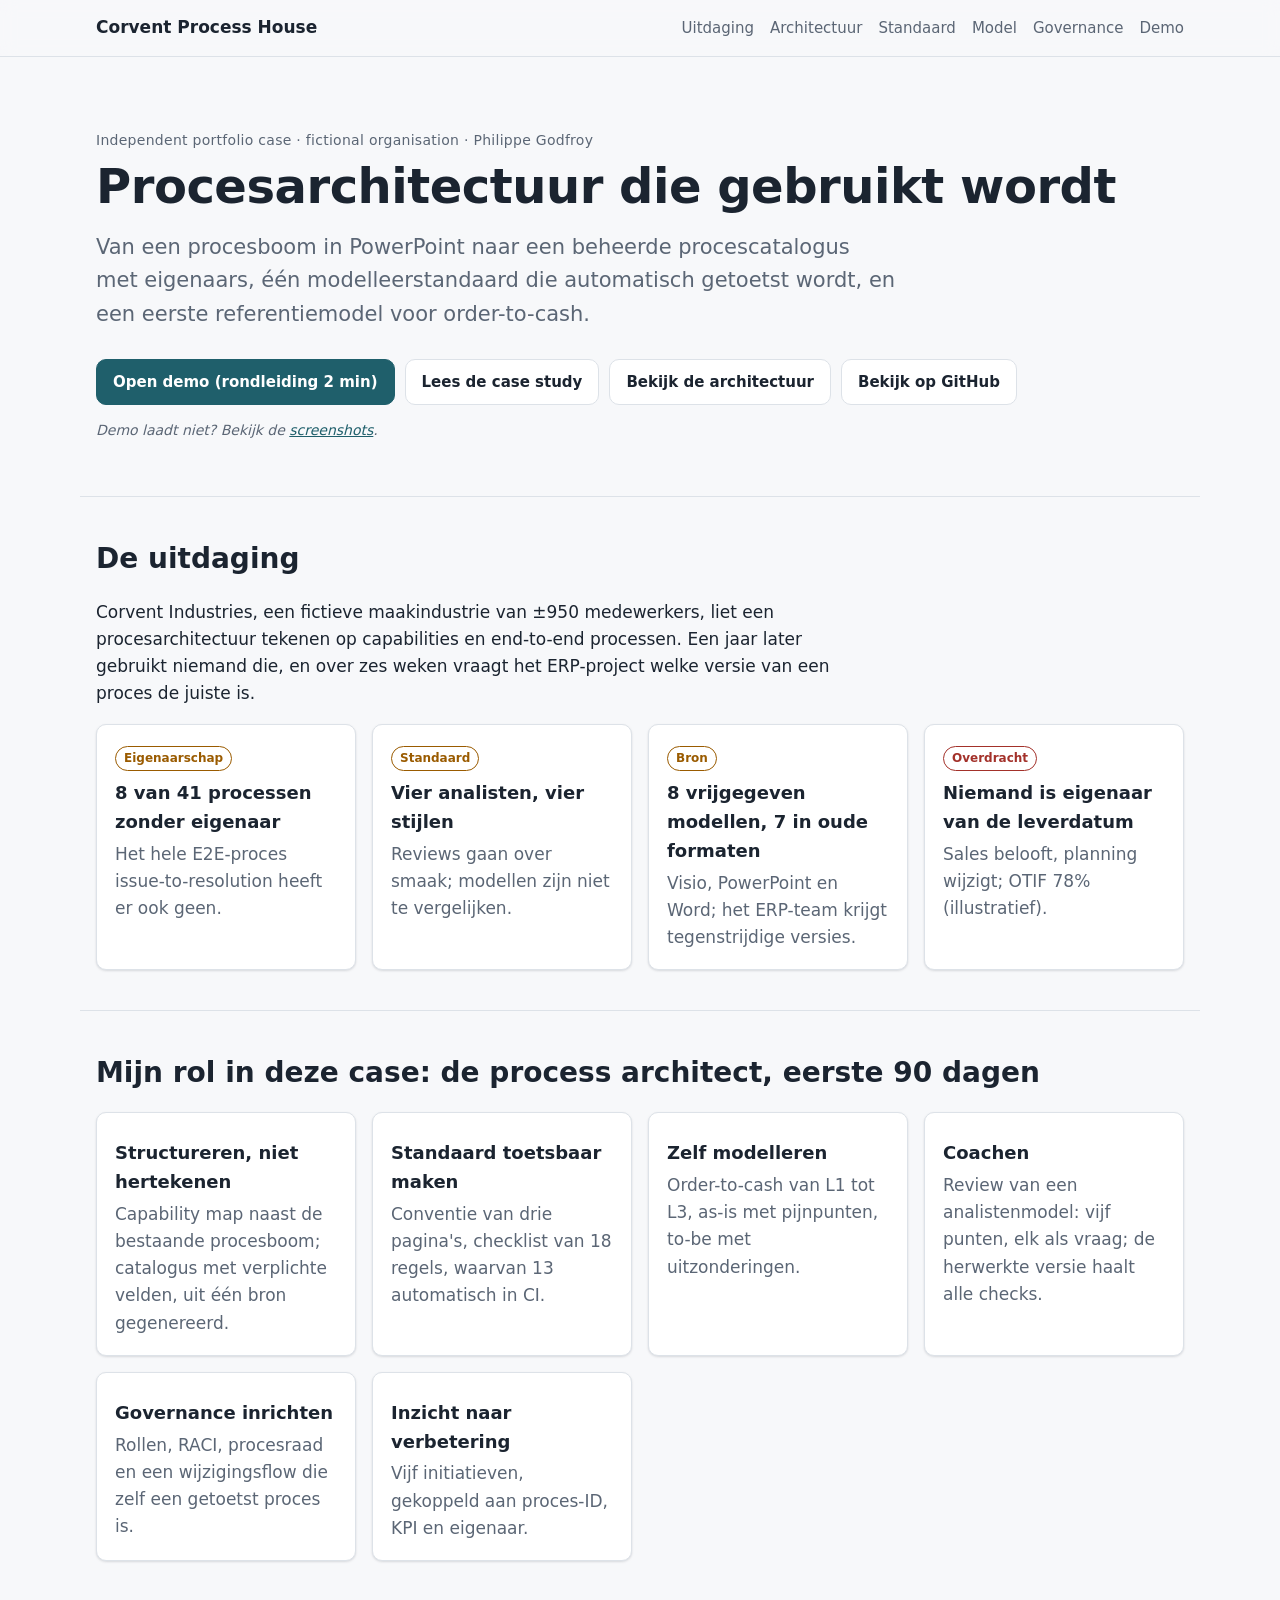
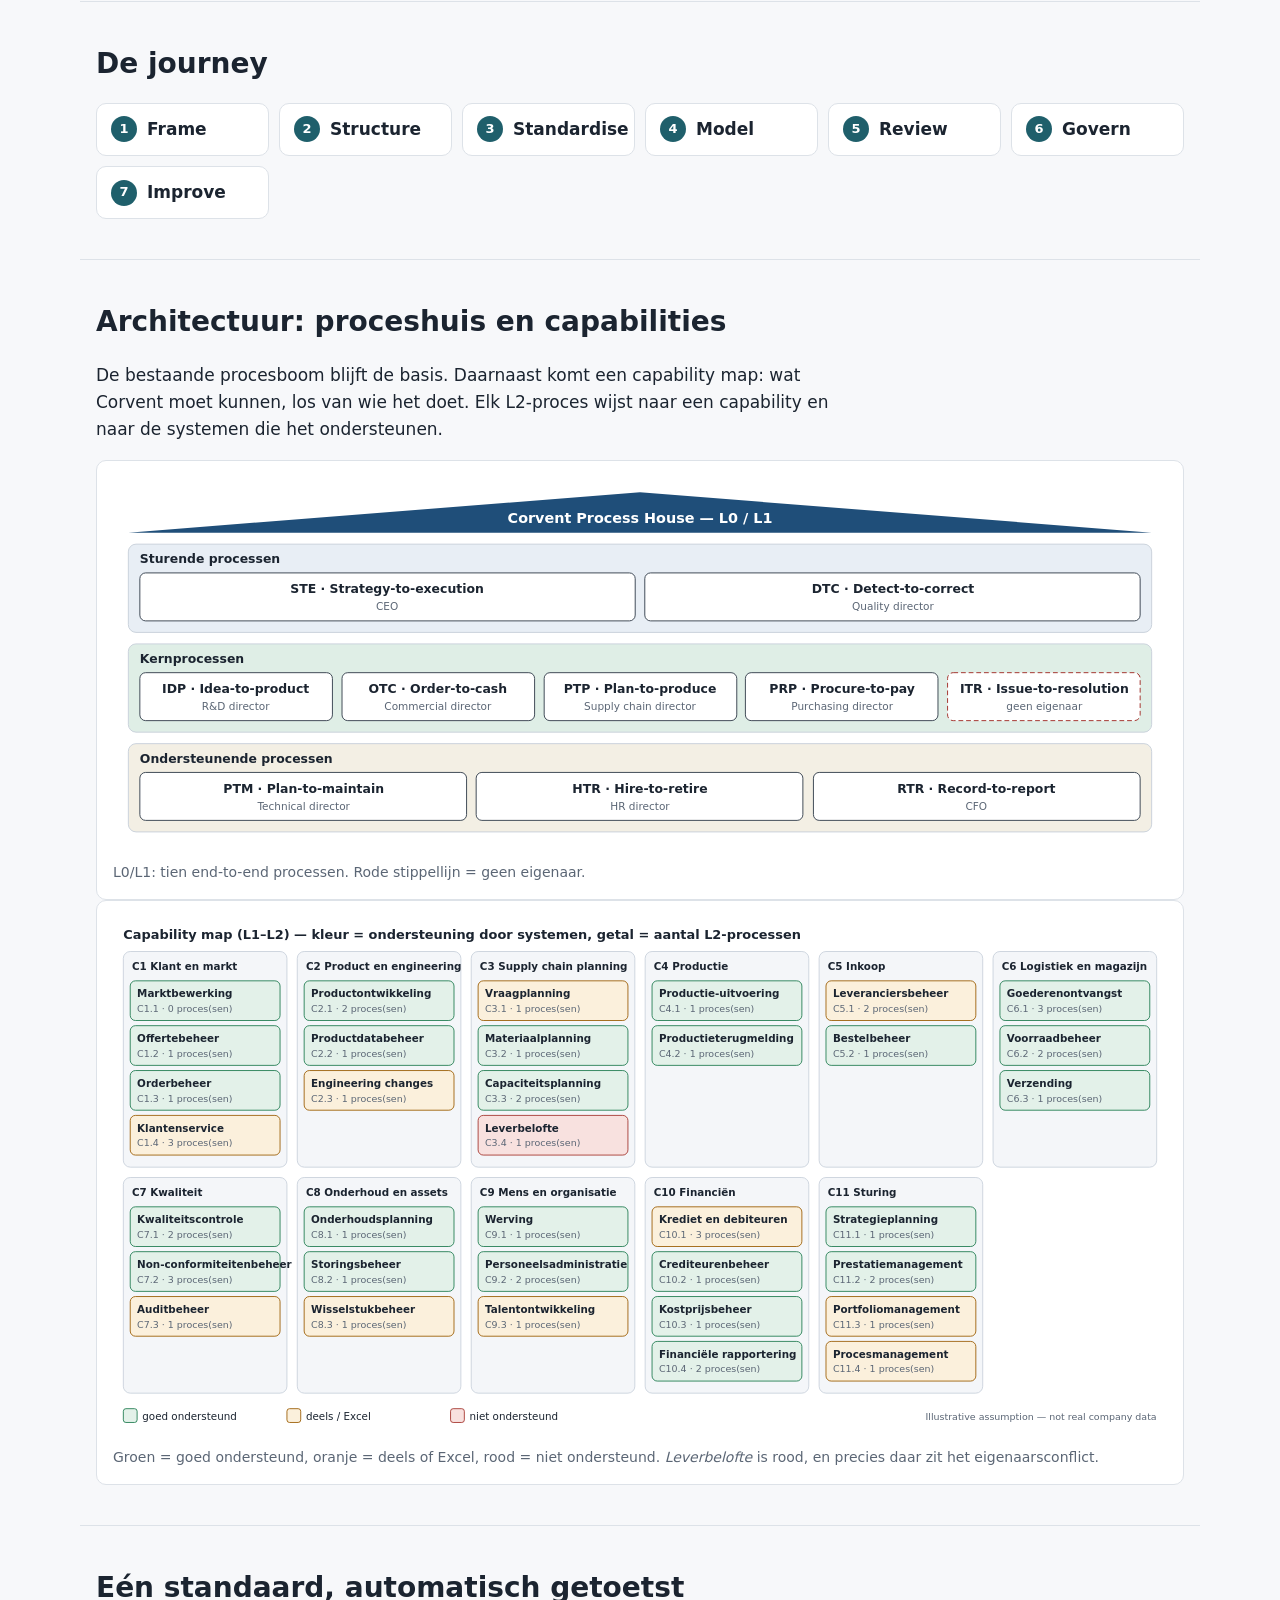
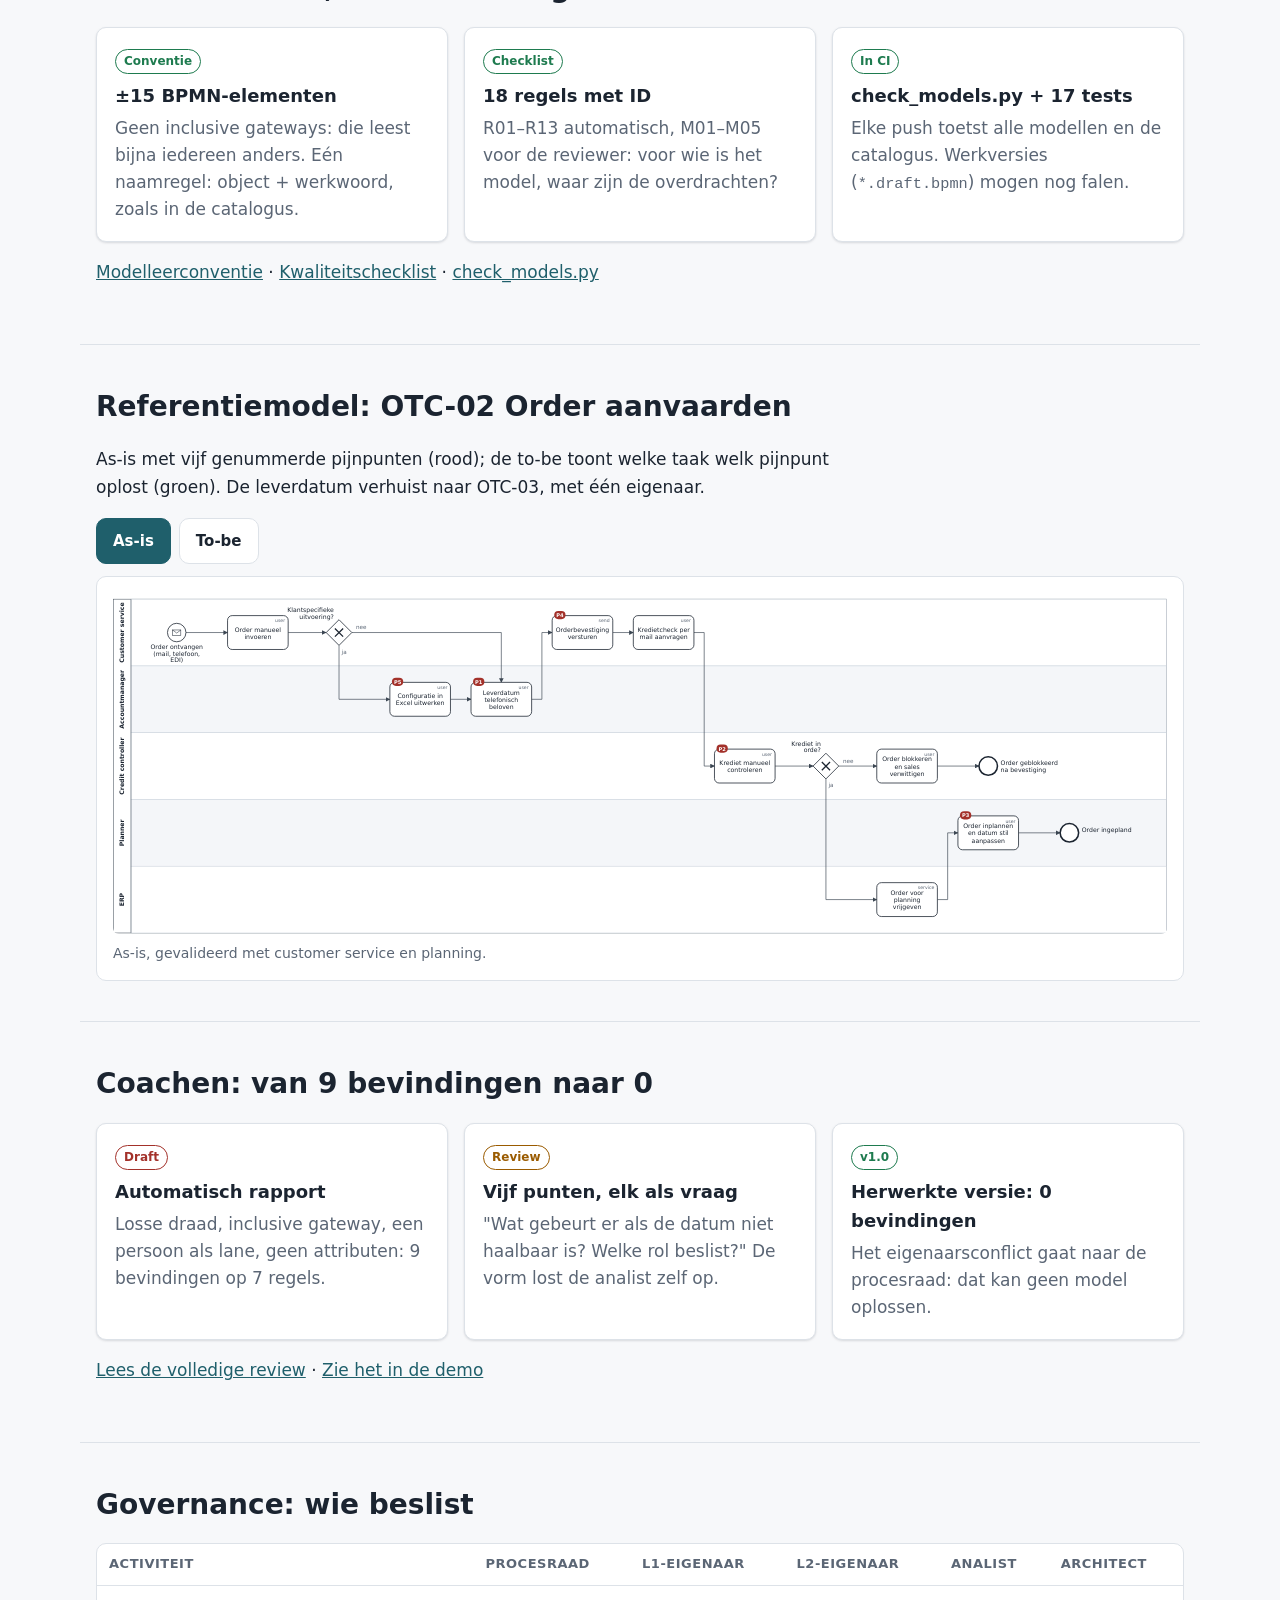
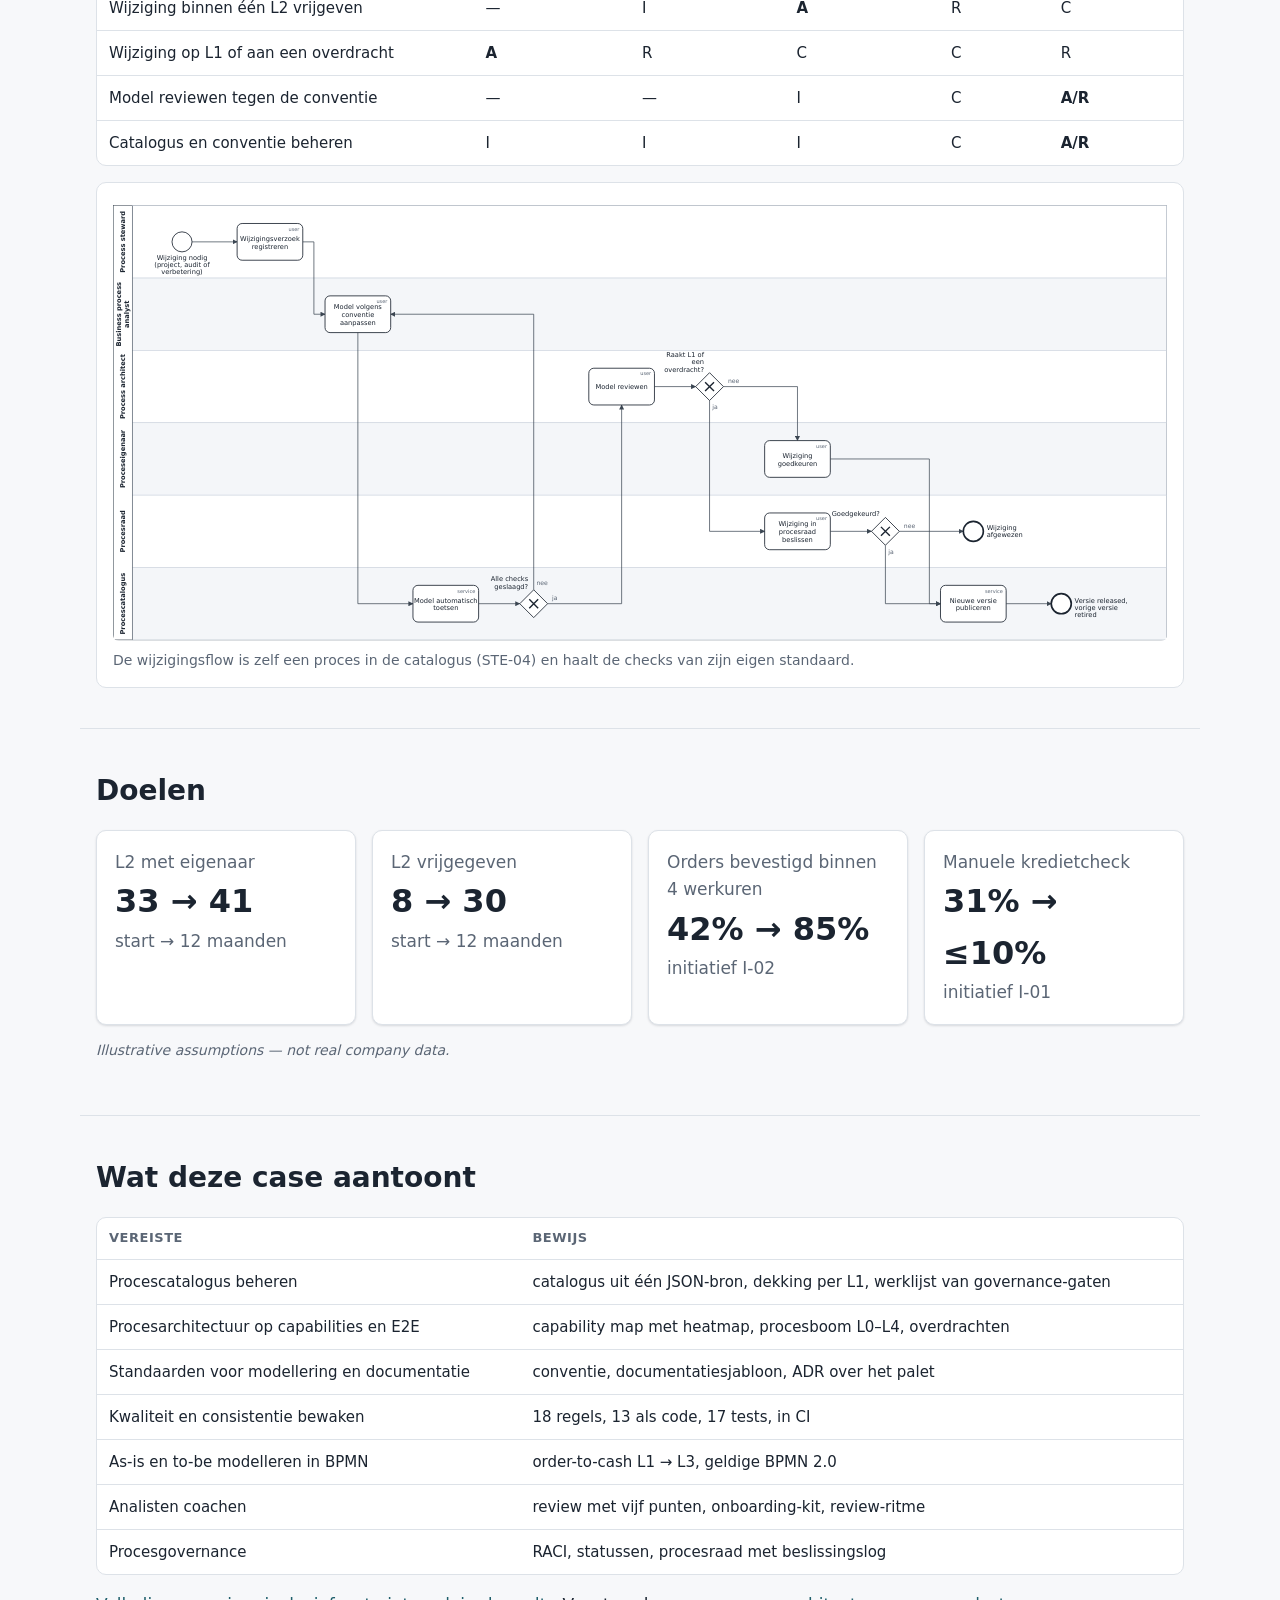
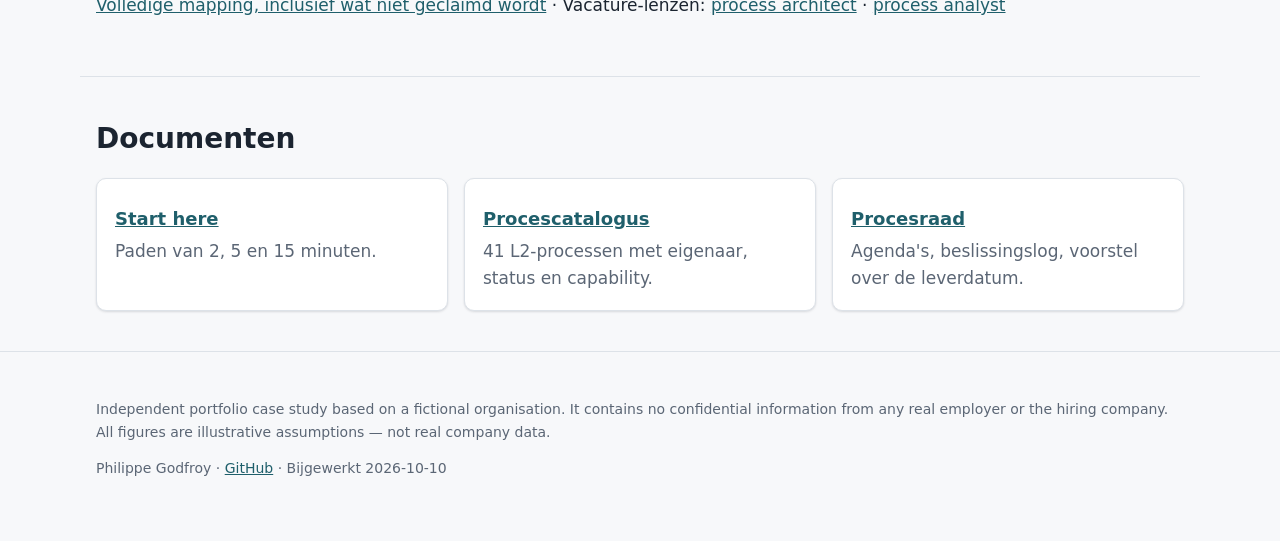
<file: site/index.html>
<!doctype html>
<html lang="nl">
<head>
  <meta charset="utf-8">
  <meta name="viewport" content="width=device-width, initial-scale=1">
  <title>Corvent Process House — procesarchitectuur case</title>
  <meta name="description" content="Van een procesboom in PowerPoint naar een beheerde procescatalogus met eigenaars, één modelleerstandaard die automatisch getoetst wordt, en een referentiemodel voor order-to-cash. Fictieve organisatie.">
  <meta property="og:title" content="Corvent Process House — procesarchitectuur die gebruikt wordt">
  <meta property="og:description" content="Procescatalogus, modelleerstandaard en governance + referentiemodel order-to-cash. Independent portfolio case, fictional organisation.">
  <meta property="og:type" content="website">
  <meta property="og:image" content="https://phlppgdfry.github.io/manufacturing-process-architecture-case/assets/og-image.png">
  <meta name="twitter:card" content="summary_large_image">
  <link rel="icon" href="assets/favicon.svg" type="image/svg+xml">
  <link rel="stylesheet" href="assets/style.css">
</head>
<body>
  <header class="site-header">
    <div class="wrap header-inner">
      <a class="brand" href="./">Corvent Process House</a>
      <nav aria-label="Secties">
        <a href="#uitdaging">Uitdaging</a>
        <a href="#architectuur">Architectuur</a>
        <a href="#standaard">Standaard</a>
        <a href="#model">Model</a>
        <a href="#governance">Governance</a>
        <a href="demo/?tour">Demo</a>
      </nav>
    </div>
  </header>

  <main>
    <section class="hero wrap">
      <p class="eyebrow">Independent portfolio case · fictional organisation · Philippe Godfroy</p>
      <h1>Procesarchitectuur die gebruikt wordt</h1>
      <p class="lede">Van een procesboom in PowerPoint naar een beheerde procescatalogus met eigenaars, één modelleerstandaard die automatisch getoetst wordt, en een eerste referentiemodel voor order-to-cash.</p>
      <div class="cta-row">
        <a class="btn primary" href="demo/?tour">Open demo (rondleiding 2 min)</a>
        <a class="btn" href="https://github.com/phlppgdfry/manufacturing-process-architecture-case/blob/main/CASE_STUDY.md">Lees de case study</a>
        <a class="btn" href="#architectuur">Bekijk de architectuur</a>
        <a class="btn" href="https://github.com/phlppgdfry/manufacturing-process-architecture-case">Bekijk op GitHub</a>
      </div>
      <p class="note">Demo laadt niet? Bekijk de <a href="https://github.com/phlppgdfry/manufacturing-process-architecture-case/blob/main/docs/screenshots/demo-review.png">screenshots</a>.</p>
    </section>

    <section id="uitdaging" class="wrap section">
      <h2>De uitdaging</h2>
      <p class="measure">Corvent Industries, een fictieve maakindustrie van ±950 medewerkers, liet een procesarchitectuur tekenen op capabilities en end-to-end processen. Een jaar later gebruikt niemand die, en over zes weken vraagt het ERP-project welke versie van een proces de juiste is.</p>
      <div class="grid cards-4">
        <article class="card"><span class="chip warn">Eigenaarschap</span><h3>8 van 41 processen zonder eigenaar</h3><p>Het hele E2E-proces issue-to-resolution heeft er ook geen.</p></article>
        <article class="card"><span class="chip warn">Standaard</span><h3>Vier analisten, vier stijlen</h3><p>Reviews gaan over smaak; modellen zijn niet te vergelijken.</p></article>
        <article class="card"><span class="chip warn">Bron</span><h3>8 vrijgegeven modellen, 7 in oude formaten</h3><p>Visio, PowerPoint en Word; het ERP-team krijgt tegenstrijdige versies.</p></article>
        <article class="card"><span class="chip risk">Overdracht</span><h3>Niemand is eigenaar van de leverdatum</h3><p>Sales belooft, planning wijzigt; OTIF 78% (illustratief).</p></article>
      </div>
    </section>

    <section id="rol" class="wrap section">
      <h2>Mijn rol in deze case: de process architect, eerste 90 dagen</h2>
      <div class="grid cards-3">
        <article class="card"><h3>Structureren, niet hertekenen</h3><p>Capability map naast de bestaande procesboom; catalogus met verplichte velden, uit één bron gegenereerd.</p></article>
        <article class="card"><h3>Standaard toetsbaar maken</h3><p>Conventie van drie pagina's, checklist van 18 regels, waarvan 13 automatisch in CI.</p></article>
        <article class="card"><h3>Zelf modelleren</h3><p>Order-to-cash van L1 tot L3, as-is met pijnpunten, to-be met uitzonderingen.</p></article>
        <article class="card"><h3>Coachen</h3><p>Review van een analistenmodel: vijf punten, elk als vraag; de herwerkte versie haalt alle checks.</p></article>
        <article class="card"><h3>Governance inrichten</h3><p>Rollen, RACI, procesraad en een wijzigingsflow die zelf een getoetst proces is.</p></article>
        <article class="card"><h3>Inzicht naar verbetering</h3><p>Vijf initiatieven, gekoppeld aan proces-ID, KPI en eigenaar.</p></article>
      </div>
    </section>

    <section id="journey" class="wrap section">
      <h2>De journey</h2>
      <ol class="journey">
        <li><a href="https://github.com/phlppgdfry/manufacturing-process-architecture-case/blob/main/docs/01-frame/90-dagenplan.md"><span class="step-no">1</span>Frame</a></li>
        <li><a href="https://github.com/phlppgdfry/manufacturing-process-architecture-case/blob/main/docs/02-architecture/capability-map.md"><span class="step-no">2</span>Structure</a></li>
        <li><a href="https://github.com/phlppgdfry/manufacturing-process-architecture-case/blob/main/docs/03-standards/modelleerconventie.md"><span class="step-no">3</span>Standardise</a></li>
        <li><a href="https://github.com/phlppgdfry/manufacturing-process-architecture-case/blob/main/docs/04-reference-model/order-to-cash.md"><span class="step-no">4</span>Model</a></li>
        <li><a href="https://github.com/phlppgdfry/manufacturing-process-architecture-case/blob/main/docs/05-review/review-otc-03.md"><span class="step-no">5</span>Review</a></li>
        <li><a href="https://github.com/phlppgdfry/manufacturing-process-architecture-case/blob/main/docs/06-governance/governance-model.md"><span class="step-no">6</span>Govern</a></li>
        <li><a href="https://github.com/phlppgdfry/manufacturing-process-architecture-case/blob/main/docs/07-improvement/verbeterportfolio.md"><span class="step-no">7</span>Improve</a></li>
      </ol>
    </section>

    <section id="architectuur" class="wrap section">
      <h2>Architectuur: proceshuis en capabilities</h2>
      <p class="measure">De bestaande procesboom blijft de basis. Daarnaast komt een capability map: wat Corvent moet kunnen, los van wie het doet. Elk L2-proces wijst naar een capability en naar de systemen die het ondersteunen.</p>
      <figure class="diagram">
        <img src="assets/models/proceshuis.svg" alt="Proceshuis met drie lagen: sturend (STE, DTC), kern (IDP, OTC, PTP, PRP, ITR) en ondersteunend (PTM, HTR, RTR). ITR heeft geen eigenaar." width="1100" height="392">
        <figcaption>L0/L1: tien end-to-end processen. Rode stippellijn = geen eigenaar.</figcaption>
      </figure>
      <figure class="diagram">
        <img src="assets/models/capability-map.svg" alt="Capability map met 11 domeinen en 35 capabilities; Leverbelofte staat rood, onder meer Klantenservice en Krediet en debiteuren staan oranje." loading="lazy" width="1224" height="604">
        <figcaption>Groen = goed ondersteund, oranje = deels of Excel, rood = niet ondersteund. <em>Leverbelofte</em> is rood, en precies daar zit het eigenaarsconflict.</figcaption>
      </figure>
    </section>

    <section id="standaard" class="wrap section">
      <h2>Eén standaard, automatisch getoetst</h2>
      <div class="grid cards-3">
        <article class="card"><span class="chip ok">Conventie</span><h3>±15 BPMN-elementen</h3><p>Geen inclusive gateways: die leest bijna iedereen anders. Eén naamregel: object + werkwoord, zoals in de catalogus.</p></article>
        <article class="card"><span class="chip ok">Checklist</span><h3>18 regels met ID</h3><p>R01–R13 automatisch, M01–M05 voor de reviewer: voor wie is het model, waar zijn de overdrachten?</p></article>
        <article class="card"><span class="chip ok">In CI</span><h3>check_models.py + 17 tests</h3><p>Elke push toetst alle modellen en de catalogus. Werkversies (<code>*.draft.bpmn</code>) mogen nog falen.</p></article>
      </div>
      <p><a href="https://github.com/phlppgdfry/manufacturing-process-architecture-case/blob/main/docs/03-standards/modelleerconventie.md">Modelleerconventie</a> · <a href="https://github.com/phlppgdfry/manufacturing-process-architecture-case/blob/main/docs/03-standards/kwaliteitschecklist.md">Kwaliteitschecklist</a> · <a href="https://github.com/phlppgdfry/manufacturing-process-architecture-case/blob/main/scripts/check_models.py">check_models.py</a></p>
    </section>

    <section id="model" class="wrap section">
      <h2>Referentiemodel: OTC-02 Order aanvaarden</h2>
      <p class="measure">As-is met vijf genummerde pijnpunten (rood); de to-be toont welke taak welk pijnpunt oplost (groen). De leverdatum verhuist naar OTC-03, met één eigenaar.</p>
      <div class="toggle" role="group" aria-label="Kies model">
        <button type="button" class="btn" data-show="asis" aria-pressed="true">As-is</button>
        <button type="button" class="btn" data-show="tobe" aria-pressed="false">To-be</button>
      </div>
      <figure class="diagram" data-model="asis">
        <img src="assets/models/otc-02-as-is.svg" alt="As-is: order manueel ingevoerd, leverdatum telefonisch beloofd (P1), bevestiging vóór kredietcheck (P4), krediet manueel gecontroleerd (P2), datum stil aangepast door planner (P3), configuratie in Excel (P5)." loading="lazy" width="2052" height="664">
        <figcaption>As-is, gevalideerd met customer service en planning.</figcaption>
      </figure>
      <figure class="diagram hidden" data-model="tobe">
        <img src="assets/models/otc-02-to-be.svg" alt="To-be: order geregistreerd, configuratie in productconfigurator, kredietlimiet automatisch gecontroleerd, uitzondering beoordeeld door credit controller met timer van 4 werkuren, order aanvaard en naar OTC-03." loading="lazy" width="1894" height="534">
        <figcaption>To-be v1.0: drie uitzonderingspaden, waaronder een non-interrupting timer.</figcaption>
      </figure>
    </section>

    <section id="review" class="wrap section">
      <h2>Coachen: van 9 bevindingen naar 0</h2>
      <div class="grid cards-3">
        <article class="card"><span class="chip risk">Draft</span><h3>Automatisch rapport</h3><p>Losse draad, inclusive gateway, een persoon als lane, geen attributen: 9 bevindingen op 7 regels.</p></article>
        <article class="card"><span class="chip warn">Review</span><h3>Vijf punten, elk als vraag</h3><p>"Wat gebeurt er als de datum niet haalbaar is? Welke rol beslist?" De vorm lost de analist zelf op.</p></article>
        <article class="card"><span class="chip ok">v1.0</span><h3>Herwerkte versie: 0 bevindingen</h3><p>Het eigenaarsconflict gaat naar de procesraad: dat kan geen model oplossen.</p></article>
      </div>
      <p><a href="https://github.com/phlppgdfry/manufacturing-process-architecture-case/blob/main/docs/05-review/review-otc-03.md">Lees de volledige review</a> · <a href="demo/?tour">Zie het in de demo</a></p>
    </section>

    <section id="governance" class="wrap section">
      <h2>Governance: wie beslist</h2>
      <div class="table-wrap">
        <table>
          <thead><tr><th>Activiteit</th><th>Procesraad</th><th>L1-eigenaar</th><th>L2-eigenaar</th><th>Analist</th><th>Architect</th></tr></thead>
          <tbody>
            <tr><td>Wijziging binnen één L2 vrijgeven</td><td>—</td><td>I</td><td><strong>A</strong></td><td>R</td><td>C</td></tr>
            <tr><td>Wijziging op L1 of aan een overdracht</td><td><strong>A</strong></td><td>R</td><td>C</td><td>C</td><td>R</td></tr>
            <tr><td>Model reviewen tegen de conventie</td><td>—</td><td>—</td><td>I</td><td>C</td><td><strong>A/R</strong></td></tr>
            <tr><td>Catalogus en conventie beheren</td><td>I</td><td>I</td><td>I</td><td>C</td><td><strong>A/R</strong></td></tr>
          </tbody>
        </table>
      </div>
      <figure class="diagram" style="margin-top:16px">
        <img src="assets/models/ste-04-proceswijziging.svg" alt="Wijzigingsflow: steward registreert verzoek, analist past model aan, automatische check, architect reviewt, eigenaar of procesraad beslist, nieuwe versie gepubliceerd." loading="lazy" width="1894" height="794">
        <figcaption>De wijzigingsflow is zelf een proces in de catalogus (STE-04) en haalt de checks van zijn eigen standaard.</figcaption>
      </figure>
    </section>

    <section id="resultaat" class="wrap section">
      <h2>Doelen</h2>
      <div class="grid cards-4">
        <article class="card"><p>L2 met eigenaar</p><p class="kpi-value">33 → 41</p><p>start → 12 maanden</p></article>
        <article class="card"><p>L2 vrijgegeven</p><p class="kpi-value">8 → 30</p><p>start → 12 maanden</p></article>
        <article class="card"><p>Orders bevestigd binnen 4 werkuren</p><p class="kpi-value">42% → 85%</p><p>initiatief I-02</p></article>
        <article class="card"><p>Manuele kredietcheck</p><p class="kpi-value">31% → ≤10%</p><p>initiatief I-01</p></article>
      </div>
      <p class="note">Illustrative assumptions — not real company data.</p>
    </section>

    <section id="evidence" class="wrap section">
      <h2>Wat deze case aantoont</h2>
      <div class="table-wrap">
        <table>
          <thead><tr><th>Vereiste</th><th>Bewijs</th></tr></thead>
          <tbody>
            <tr><td>Procescatalogus beheren</td><td>catalogus uit één JSON-bron, dekking per L1, werklijst van governance-gaten</td></tr>
            <tr><td>Procesarchitectuur op capabilities en E2E</td><td>capability map met heatmap, procesboom L0–L4, overdrachten</td></tr>
            <tr><td>Standaarden voor modellering en documentatie</td><td>conventie, documentatiesjabloon, ADR over het palet</td></tr>
            <tr><td>Kwaliteit en consistentie bewaken</td><td>18 regels, 13 als code, 17 tests, in CI</td></tr>
            <tr><td>As-is en to-be modelleren in BPMN</td><td>order-to-cash L1 → L3, geldige BPMN 2.0</td></tr>
            <tr><td>Analisten coachen</td><td>review met vijf punten, onboarding-kit, review-ritme</td></tr>
            <tr><td>Procesgovernance</td><td>RACI, statussen, procesraad met beslissingslog</td></tr>
          </tbody>
        </table>
      </div>
      <p><a href="https://github.com/phlppgdfry/manufacturing-process-architecture-case/blob/main/EVIDENCE.md">Volledige mapping, inclusief wat niet geclaimd wordt</a> · Vacature-lenzen: <a href="for/process-architect/">process architect</a> · <a href="for/process-analyst/">process analyst</a></p>
    </section>

    <section id="documenten" class="wrap section">
      <h2>Documenten</h2>
      <div class="grid cards-3">
        <article class="card"><h3><a href="https://github.com/phlppgdfry/manufacturing-process-architecture-case/blob/main/START-HERE.md">Start here</a></h3><p>Paden van 2, 5 en 15 minuten.</p></article>
        <article class="card"><h3><a href="https://github.com/phlppgdfry/manufacturing-process-architecture-case/blob/main/docs/02-architecture/procescatalogus.md">Procescatalogus</a></h3><p>41 L2-processen met eigenaar, status en capability.</p></article>
        <article class="card"><h3><a href="https://github.com/phlppgdfry/manufacturing-process-architecture-case/blob/main/docs/06-governance/procesraad.md">Procesraad</a></h3><p>Agenda's, beslissingslog, voorstel over de leverdatum.</p></article>
      </div>
    </section>
  </main>

  <footer class="site-footer">
    <div class="wrap">
      <p>Independent portfolio case study based on a fictional organisation. It contains no confidential information from any real employer or the hiring company. All figures are illustrative assumptions — not real company data.</p>
      <p>Philippe Godfroy · <a href="https://github.com/phlppgdfry">GitHub</a> · Bijgewerkt 2026-10-10</p>
    </div>
  </footer>

  <script>
    document.querySelectorAll("[data-show]").forEach((btn) => btn.addEventListener("click", () => {
      document.querySelectorAll("[data-show]").forEach((b) => b.setAttribute("aria-pressed", String(b === btn)));
      document.querySelectorAll("[data-model]").forEach((f) => f.classList.toggle("hidden", f.dataset.model !== btn.dataset.show));
    }));
  </script>
</body>
</html>
</file>
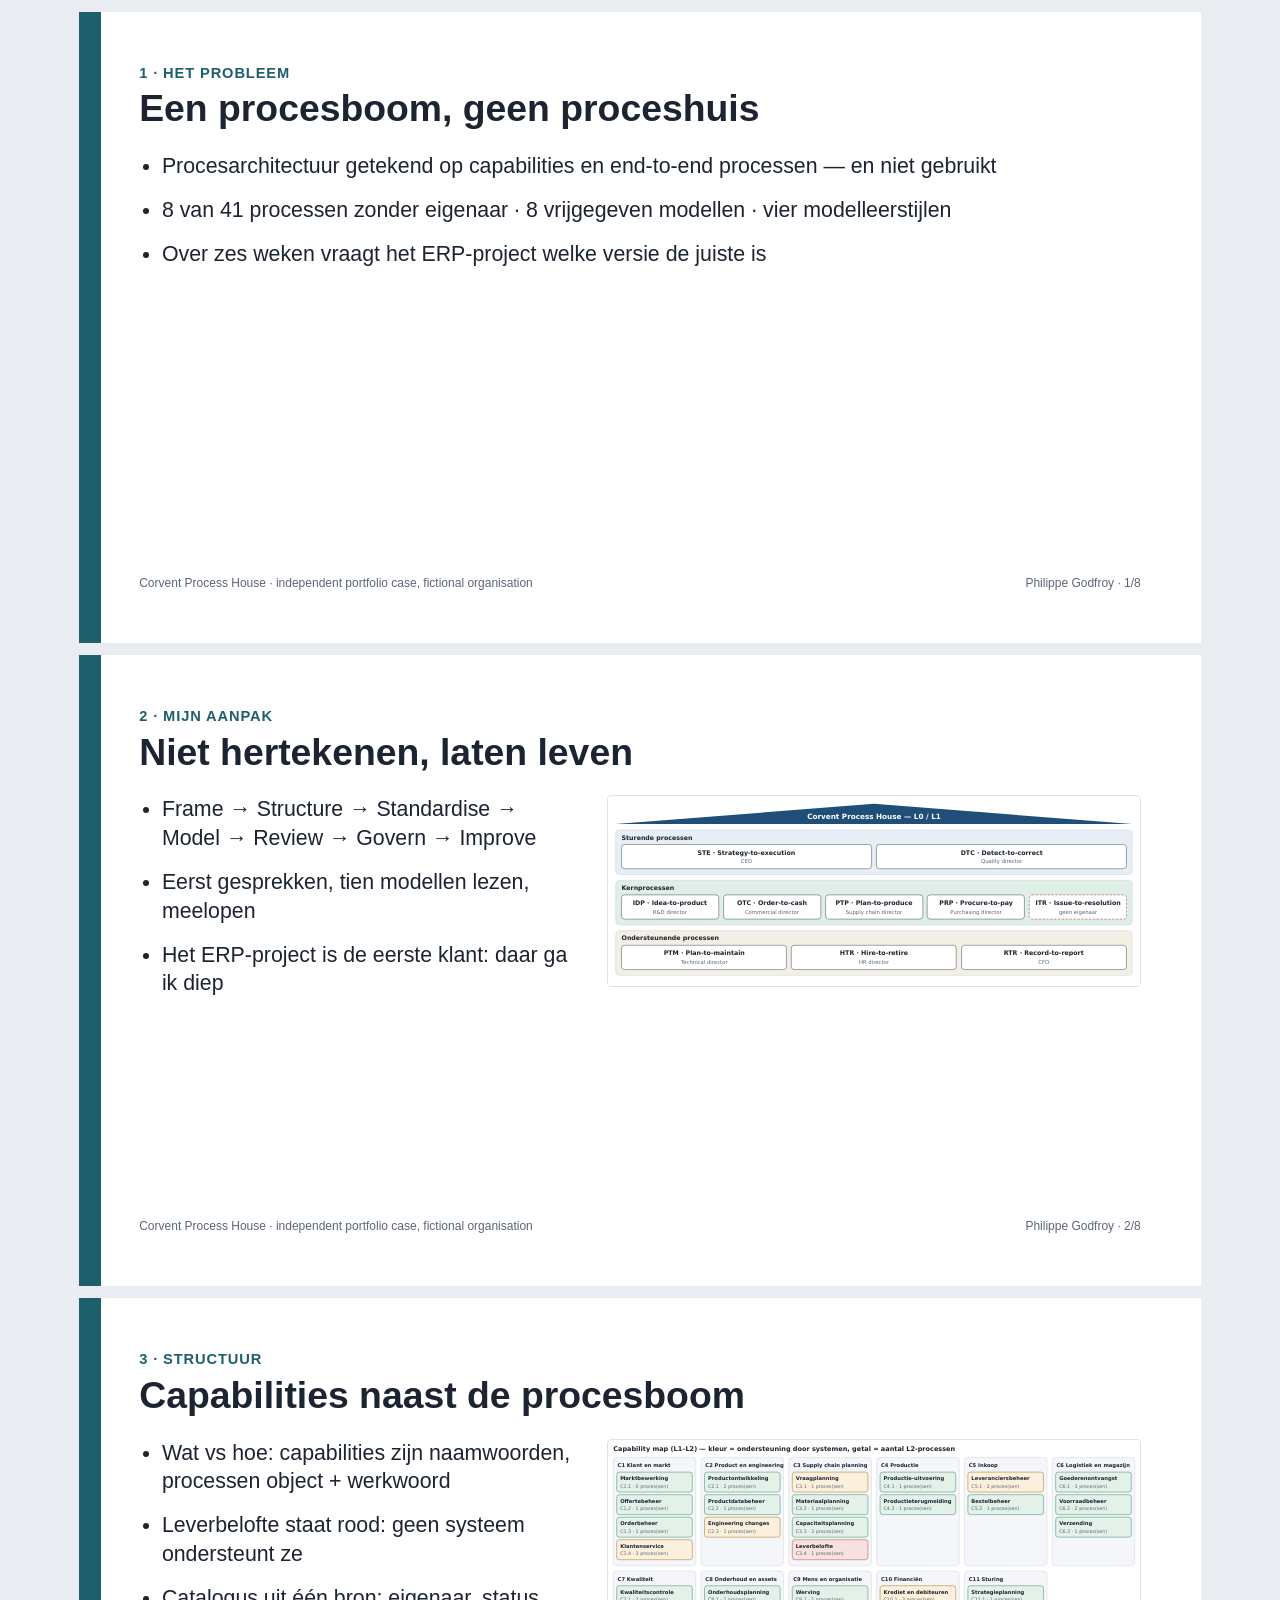
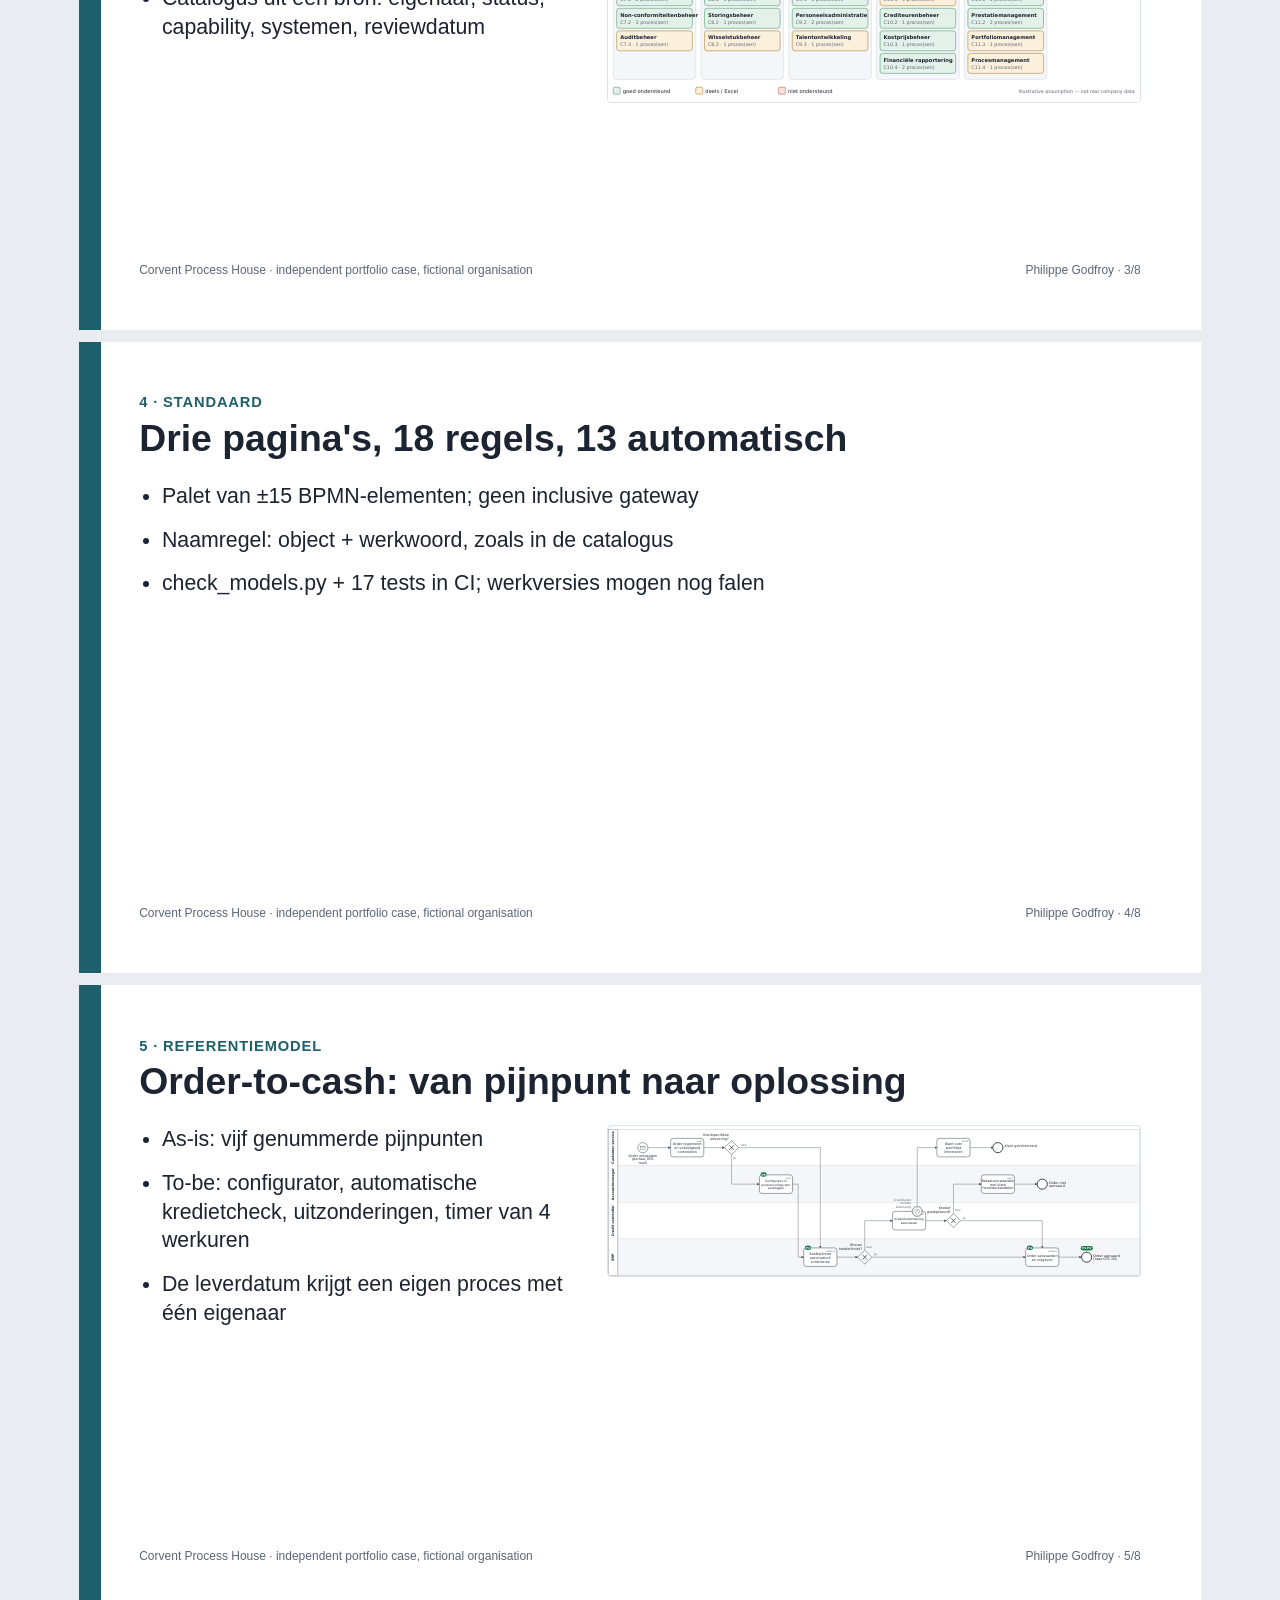
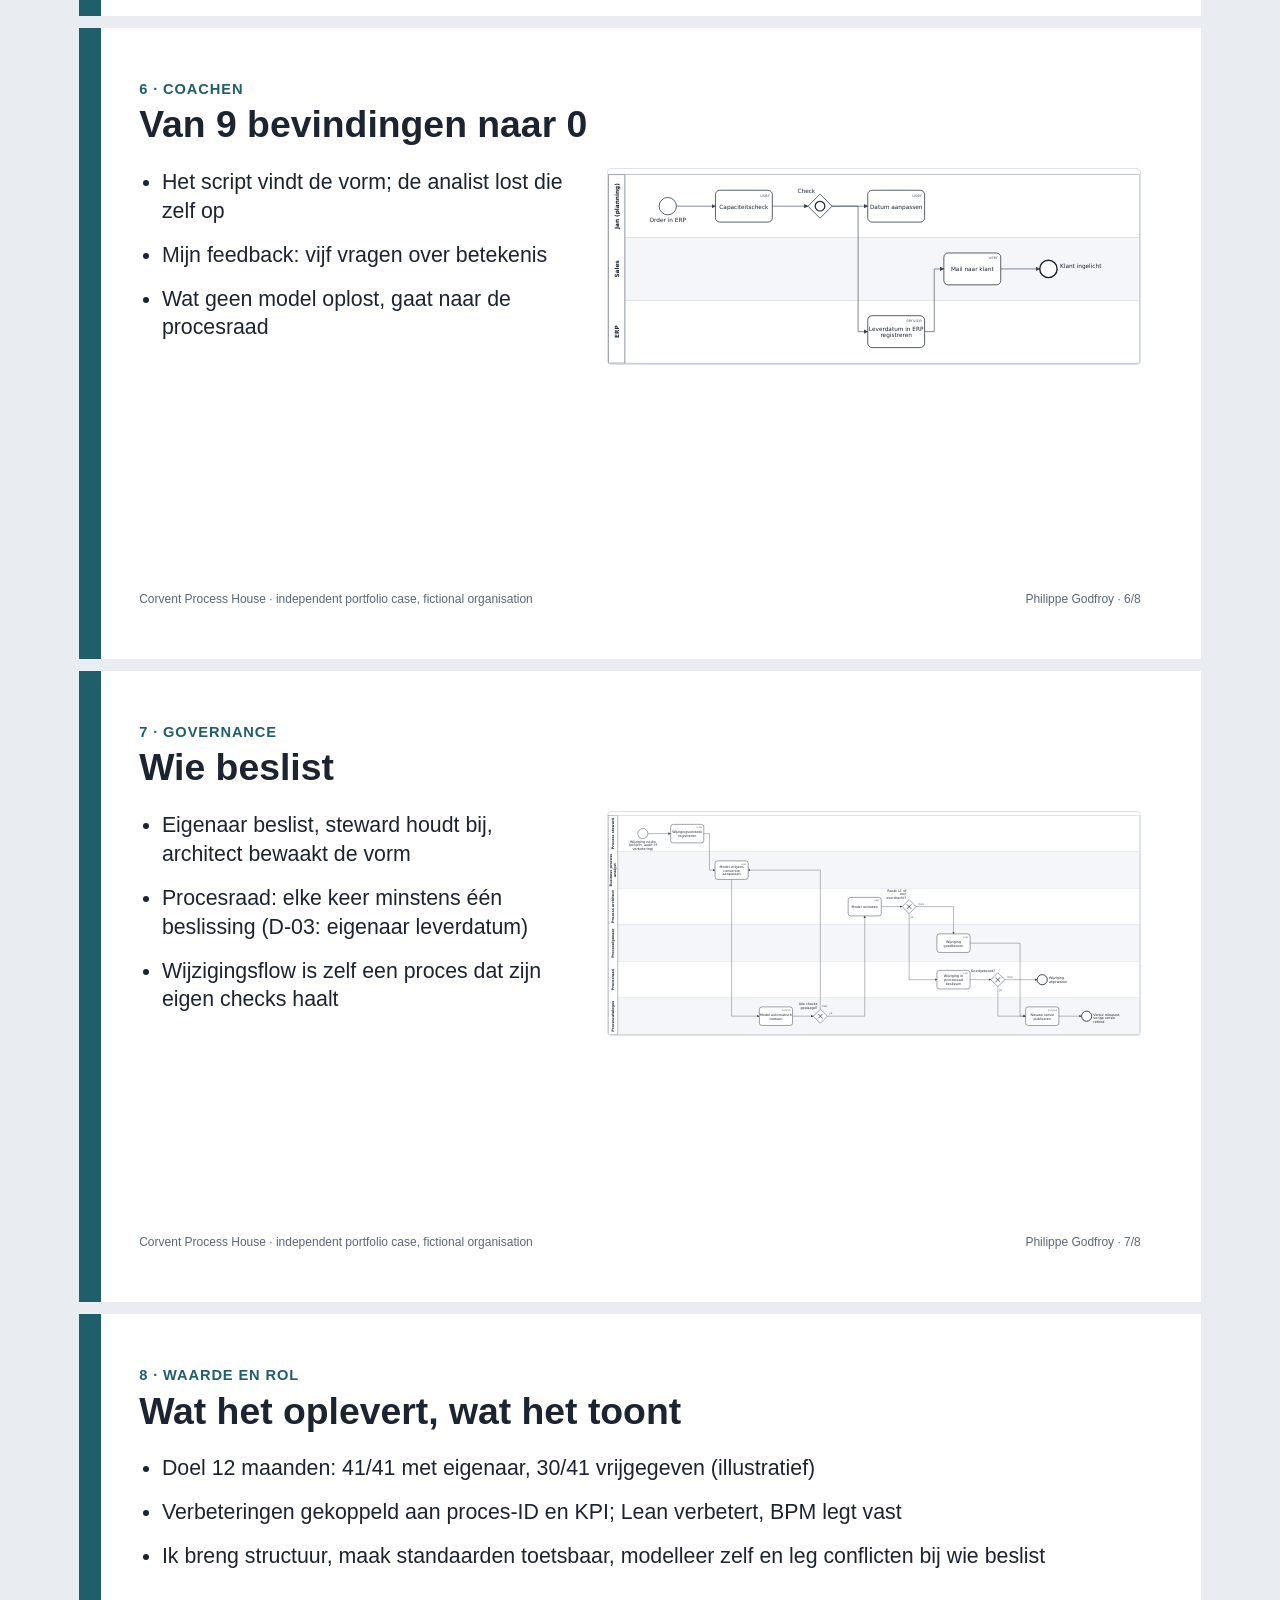
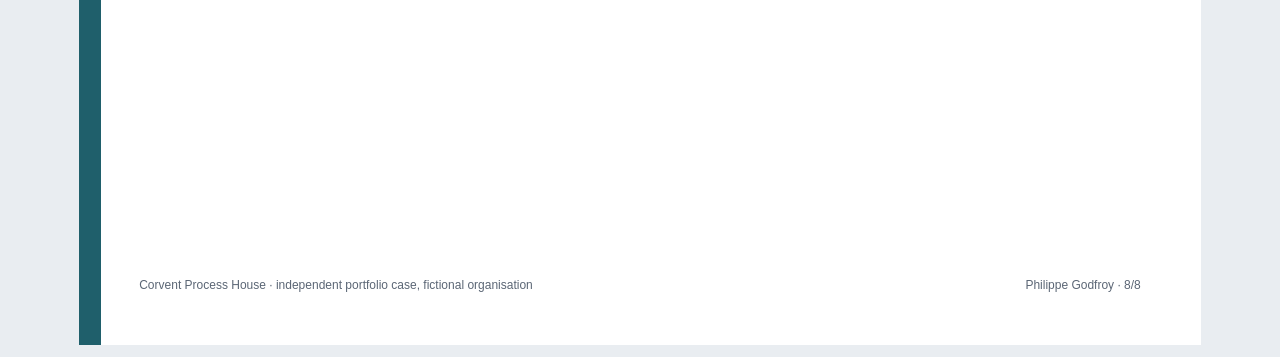
<file: site/deck/index.html>
<!doctype html><html lang="nl"><head><meta charset="utf-8"><meta name="viewport" content="width=device-width, initial-scale=1"><title>Interview-deck — Corvent Process House</title><meta name="robots" content="noindex"><style>@page { size: 297mm 167mm; margin: 0; }
*{box-sizing:border-box} body{margin:0;font-family:-apple-system,"Segoe UI",Roboto,Helvetica,Arial,sans-serif;color:#1b2430;background:#e9edf1}
.slide{width:297mm;height:167mm;background:#fff;margin:12px auto;padding:14mm 16mm;display:grid;grid-template-rows:auto 1fr auto;page-break-after:always;break-after:page;position:relative;overflow:hidden}
.slide:before{content:"";position:absolute;left:0;top:0;bottom:0;width:6mm;background:#1f5f6b}
.kicker{color:#1f5f6b;font-weight:700;font-size:11pt;text-transform:uppercase;letter-spacing:.06em;margin:0}
h1{font-size:28pt;margin:2mm 0 6mm;line-height:1.1}
.body{display:grid;grid-template-columns:1fr;gap:8mm;align-items:start}
.body.img{grid-template-columns:0.9fr 1.1fr}
ul{margin:0;padding-left:6mm;font-size:16pt;line-height:1.35} li{margin-bottom:4mm}
img{width:100%;max-height:100mm;object-fit:contain;border:1px solid #dde2e8;border-radius:4px}
.foot{display:flex;justify-content:space-between;color:#5b6675;font-size:9pt}
@media print{body{background:#fff}.slide{margin:0}}</style></head><body>
<section class="slide"><div><p class="kicker">1 · Het probleem</p><h1>Een procesboom, geen proceshuis</h1></div><div class="body"><ul><li>Procesarchitectuur getekend op capabilities en end-to-end processen — en niet gebruikt</li><li>8 van 41 processen zonder eigenaar · 8 vrijgegeven modellen · vier modelleerstijlen</li><li>Over zes weken vraagt het ERP-project welke versie de juiste is</li></ul></div><div class="foot"><span>Corvent Process House · independent portfolio case, fictional organisation</span><span>Philippe Godfroy · 1/8</span></div></section>
<section class="slide"><div><p class="kicker">2 · Mijn aanpak</p><h1>Niet hertekenen, laten leven</h1></div><div class="body img"><ul><li>Frame → Structure → Standardise → Model → Review → Govern → Improve</li><li>Eerst gesprekken, tien modellen lezen, meelopen</li><li>Het ERP-project is de eerste klant: daar ga ik diep</li></ul><img src="../assets/models/proceshuis.svg" alt=""></div><div class="foot"><span>Corvent Process House · independent portfolio case, fictional organisation</span><span>Philippe Godfroy · 2/8</span></div></section>
<section class="slide"><div><p class="kicker">3 · Structuur</p><h1>Capabilities naast de procesboom</h1></div><div class="body img"><ul><li>Wat vs hoe: capabilities zijn naamwoorden, processen object + werkwoord</li><li>Leverbelofte staat rood: geen systeem ondersteunt ze</li><li>Catalogus uit één bron: eigenaar, status, capability, systemen, reviewdatum</li></ul><img src="../assets/models/capability-map.svg" alt=""></div><div class="foot"><span>Corvent Process House · independent portfolio case, fictional organisation</span><span>Philippe Godfroy · 3/8</span></div></section>
<section class="slide"><div><p class="kicker">4 · Standaard</p><h1>Drie pagina's, 18 regels, 13 automatisch</h1></div><div class="body"><ul><li>Palet van ±15 BPMN-elementen; geen inclusive gateway</li><li>Naamregel: object + werkwoord, zoals in de catalogus</li><li>check_models.py + 17 tests in CI; werkversies mogen nog falen</li></ul></div><div class="foot"><span>Corvent Process House · independent portfolio case, fictional organisation</span><span>Philippe Godfroy · 4/8</span></div></section>
<section class="slide"><div><p class="kicker">5 · Referentiemodel</p><h1>Order-to-cash: van pijnpunt naar oplossing</h1></div><div class="body img"><ul><li>As-is: vijf genummerde pijnpunten</li><li>To-be: configurator, automatische kredietcheck, uitzonderingen, timer van 4 werkuren</li><li>De leverdatum krijgt een eigen proces met één eigenaar</li></ul><img src="../assets/models/otc-02-to-be.svg" alt=""></div><div class="foot"><span>Corvent Process House · independent portfolio case, fictional organisation</span><span>Philippe Godfroy · 5/8</span></div></section>
<section class="slide"><div><p class="kicker">6 · Coachen</p><h1>Van 9 bevindingen naar 0</h1></div><div class="body img"><ul><li>Het script vindt de vorm; de analist lost die zelf op</li><li>Mijn feedback: vijf vragen over betekenis</li><li>Wat geen model oplost, gaat naar de procesraad</li></ul><img src="../assets/models/otc-03-draft.svg" alt=""></div><div class="foot"><span>Corvent Process House · independent portfolio case, fictional organisation</span><span>Philippe Godfroy · 6/8</span></div></section>
<section class="slide"><div><p class="kicker">7 · Governance</p><h1>Wie beslist</h1></div><div class="body img"><ul><li>Eigenaar beslist, steward houdt bij, architect bewaakt de vorm</li><li>Procesraad: elke keer minstens één beslissing (D-03: eigenaar leverdatum)</li><li>Wijzigingsflow is zelf een proces dat zijn eigen checks haalt</li></ul><img src="../assets/models/ste-04-proceswijziging.svg" alt=""></div><div class="foot"><span>Corvent Process House · independent portfolio case, fictional organisation</span><span>Philippe Godfroy · 7/8</span></div></section>
<section class="slide"><div><p class="kicker">8 · Waarde en rol</p><h1>Wat het oplevert, wat het toont</h1></div><div class="body"><ul><li>Doel 12 maanden: 41/41 met eigenaar, 30/41 vrijgegeven (illustratief)</li><li>Verbeteringen gekoppeld aan proces-ID en KPI; Lean verbetert, BPM legt vast</li><li>Ik breng structuur, maak standaarden toetsbaar, modelleer zelf en leg conflicten bij wie beslist</li></ul></div><div class="foot"><span>Corvent Process House · independent portfolio case, fictional organisation</span><span>Philippe Godfroy · 8/8</span></div></section>
</body></html>
</file>
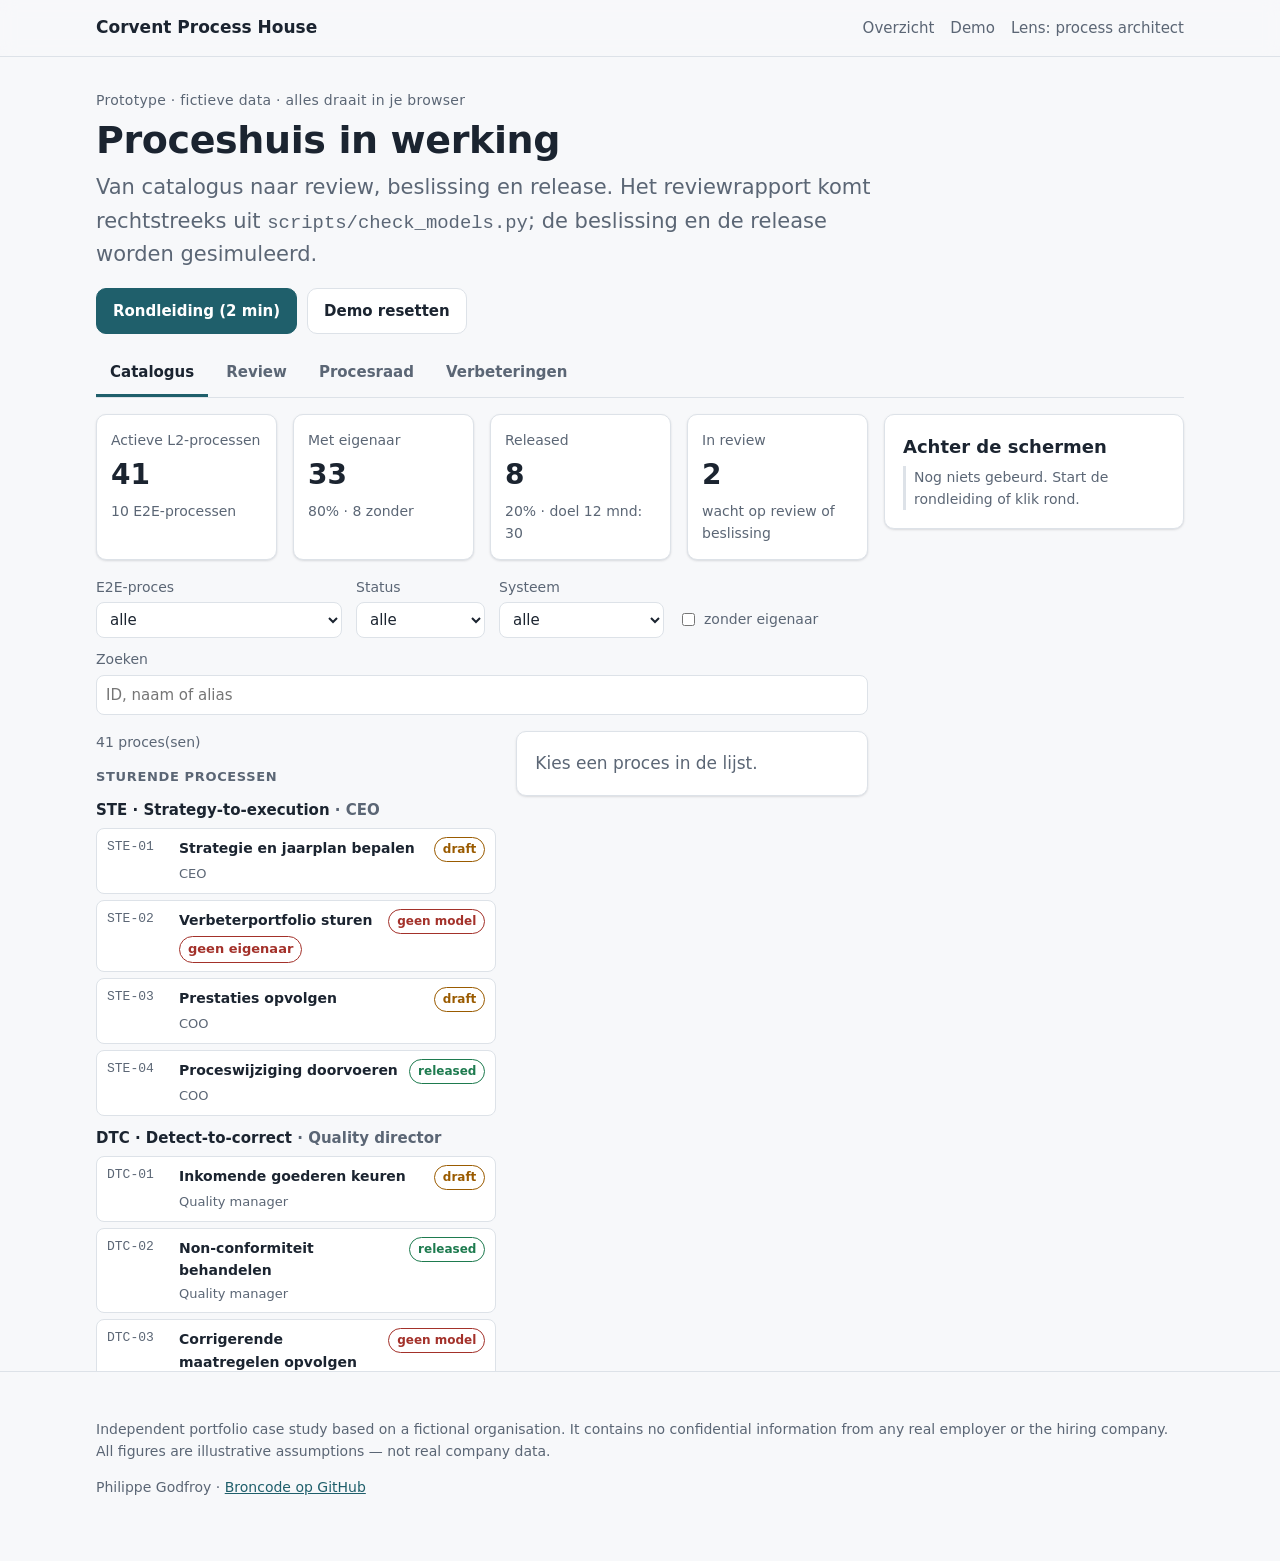
<file: site/demo/index.html>
<!doctype html>
<html lang="nl">
<head>
  <meta charset="utf-8">
  <meta name="viewport" content="width=device-width, initial-scale=1">
  <title>Demo — Corvent Process House</title>
  <meta name="description" content="Klikbaar prototype: procescatalogus, automatische modelcheck, review van een analistenmodel, procesraad en verbeterportfolio. Fictieve data, rondleiding van 2 minuten.">
  <meta property="og:title" content="Demo — Corvent Process House">
  <meta property="og:description" content="Catalogus → review → procesraad → release, in 2 minuten. Independent portfolio case, fictional organisation.">
  <meta property="og:image" content="https://phlppgdfry.github.io/manufacturing-process-architecture-case/assets/og-image.png">
  <link rel="icon" href="../assets/favicon.svg" type="image/svg+xml">
  <link rel="stylesheet" href="../assets/style.css">
</head>
<body class="demo">
  <header class="site-header">
    <div class="wrap header-inner">
      <a class="brand" href="../">Corvent Process House</a>
      <nav aria-label="Secties">
        <a href="../">Overzicht</a>
        <a href="./" aria-current="page">Demo</a>
        <a href="../for/process-architect/">Lens: process architect</a>
      </nav>
    </div>
  </header>

  <main class="wrap">
    <section class="demo-head">
      <div>
        <p class="eyebrow">Prototype · fictieve data · alles draait in je browser</p>
        <h1>Proceshuis in werking</h1>
        <p class="lede">Van catalogus naar review, beslissing en release. Het reviewrapport komt rechtstreeks uit <code>scripts/check_models.py</code>; de beslissing en de release worden gesimuleerd.</p>
      </div>
      <div class="cta-row">
        <button type="button" class="btn primary" id="btn-tour">Rondleiding (2 min)</button>
        <button type="button" class="btn" id="btn-reset">Demo resetten</button>
      </div>
    </section>

    <nav class="tabs" role="tablist" aria-label="Weergaven">
      <button type="button" role="tab" id="tab-catalogus" data-view="catalogus" aria-selected="true">Catalogus</button>
      <button type="button" role="tab" id="tab-review" data-view="review" aria-selected="false">Review</button>
      <button type="button" role="tab" id="tab-procesraad" data-view="procesraad" aria-selected="false">Procesraad</button>
      <button type="button" role="tab" id="tab-verbeteringen" data-view="verbeteringen" aria-selected="false">Verbeteringen</button>
    </nav>

    <div class="demo-grid">
      <div class="demo-main">
        <!-- Catalogus -->
        <section class="view" id="view-catalogus" role="tabpanel" aria-labelledby="tab-catalogus">
          <div class="grid kpis" id="kpis"></div>
          <div class="filters" id="filters">
            <label>E2E-proces <select id="f-l1"><option value="">alle</option></select></label>
            <label>Status <select id="f-status"><option value="">alle</option></select></label>
            <label>Systeem <select id="f-system"><option value="">alle</option></select></label>
            <label class="check"><input type="checkbox" id="f-noowner"> zonder eigenaar</label>
            <label class="grow">Zoeken <input type="search" id="f-q" placeholder="ID, naam of alias"></label>
          </div>
          <div class="split">
            <div class="list" id="list" aria-live="polite"></div>
            <aside class="detail card" id="detail"><p class="muted">Kies een proces in de lijst.</p></aside>
          </div>
        </section>

        <!-- Review -->
        <section class="view hidden" id="view-review" role="tabpanel" aria-labelledby="tab-review">
          <div class="toggle" role="group" aria-label="Kies versie">
            <button type="button" class="btn" data-model="draft" aria-pressed="true">Draft van de analist</button>
            <button type="button" class="btn" data-model="tobe" aria-pressed="false">Herwerkte versie v1.0</button>
          </div>
          <figure class="diagram" id="review-figure"><img id="review-img" src="../assets/models/otc-03-draft.svg" alt="Draft-model OTC-03 van de analist" width="1104" height="404"><figcaption id="review-caption"></figcaption></figure>
          <div class="split">
            <div class="card" id="findings"></div>
            <div class="card" id="feedback">
              <h3>Feedback van de architect: 5 punten, elk als vraag</h3>
              <ol class="feedback-list">
                <li><strong>R02 / M04</strong> Na <em>Datum aanpassen</em> stopt het model. Wat gebeurt er als de gevraagde datum niet haalbaar is: wie belt de klant, en wat als die niet akkoord gaat?</li>
                <li><strong>R06 / M04</strong> De inclusieve gateway laat meerdere paden tegelijk toe. Bedoel je één vraag met twee antwoorden?</li>
                <li><strong>R11</strong> Welke rol beslist over de datum: de planner, of de accountmanager na overleg met de klant?</li>
                <li><strong>M02</strong> Volgens OTC-02 start dit proces na het kredietakkoord. Klopt dat, en waar gaat het resultaat naartoe?</li>
                <li><strong>M01</strong> Voor wie is dit model: de planner of de fit-to-standard-workshop?</li>
              </ol>
              <p class="note">Naamgeving (R03), labels (R05) en attributen (R09) lost de analist zelf op met de checklist.</p>
            </div>
          </div>
        </section>

        <!-- Procesraad -->
        <section class="view hidden" id="view-procesraad" role="tabpanel" aria-labelledby="tab-procesraad">
          <div class="grid cards-3" id="decided"></div>
          <article class="card decision" id="d03">
            <span class="chip warn" id="d03-chip">Voorstel · procesraad #2</span>
            <h3>D-03 · Wie is eigenaar van OTC-03 <em>Leverdatum bevestigen</em>?</h3>
            <p>Sales belooft datums (P1), planning wijzigt ze stil (P3). Niemand is eigenaar van de belofte, en capability C3.4 <em>Leverbelofte</em> is niet ondersteund.</p>
            <fieldset id="d03-options">
              <legend>Opties</legend>
              <label><input type="radio" name="d03" value="A"> A · Sales director: dicht bij de klant, maar beslist over capaciteit die het niet beheert</label>
              <label><input type="radio" name="d03" value="B"> B · Supply chain director (voorstel): beslist over wat haalbaar is; standaardgevallen gaan automatisch, sales blijft het gezicht naar de klant</label>
              <label><input type="radio" name="d03" value="C"> C · Gedeeld sales + supply chain: iedereen akkoord in de vergadering</label>
            </fieldset>
            <div class="cta-row"><button type="button" class="btn primary" id="btn-decide">Beslissing toepassen</button></div>
            <p id="d03-msg" class="msg" role="status"></p>
          </article>
        </section>

        <!-- Verbeteringen -->
        <section class="view hidden" id="view-verbeteringen" role="tabpanel" aria-labelledby="tab-verbeteringen">
          <div class="table-wrap"><table id="initiatives"></table></div>
          <p class="note">Illustrative assumptions — not real company data.</p>
        </section>
      </div>

      <aside class="eventlog card" aria-label="Eventlog">
        <h3>Achter de schermen</h3>
        <ol id="log"></ol>
      </aside>
    </div>
  </main>

  <footer class="site-footer">
    <div class="wrap">
      <p>Independent portfolio case study based on a fictional organisation. It contains no confidential information from any real employer or the hiring company. All figures are illustrative assumptions — not real company data.</p>
      <p>Philippe Godfroy · <a href="https://github.com/phlppgdfry/manufacturing-process-architecture-case">Broncode op GitHub</a></p>
    </div>
  </footer>

  <script type="module" src="../assets/demo.mjs"></script>
</body>
</html>
</file>
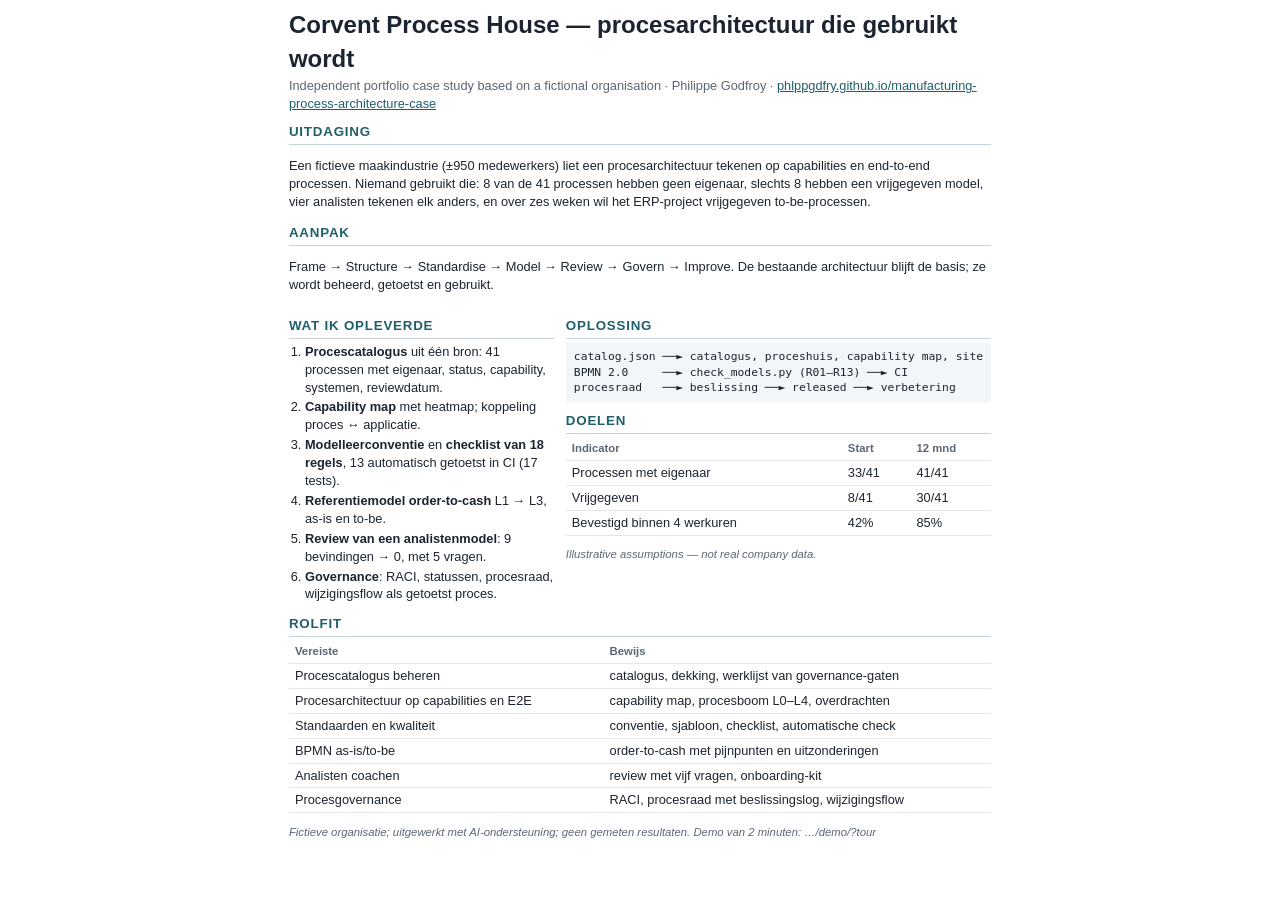
<file: site/one-pager/index.html>
<!doctype html><html lang="nl"><head><meta charset="utf-8"><meta name="viewport" content="width=device-width, initial-scale=1"><title>Samenvatting — Corvent Process House</title><meta name="robots" content="noindex"><style>
@page{size:A4;margin:13mm 14mm}*{box-sizing:border-box}body{font-family:-apple-system,"Segoe UI",Roboto,Helvetica,Arial,sans-serif;color:#1b2430;font-size:9.6pt;line-height:1.4;margin:0 auto;max-width:190mm;padding:8px}
h1{font-size:18pt;margin:0}h2{font-size:10pt;text-transform:uppercase;letter-spacing:.06em;color:#1f5f6b;border-bottom:1px solid #c9d3de;margin:10px 0 4px;padding-bottom:2px}
.sub{color:#5b6675;margin:2px 0 6px}table{border-collapse:collapse;width:100%}td,th{border-bottom:1px solid #e3e7ec;padding:3px 6px;text-align:left;vertical-align:top}th{color:#5b6675;font-size:8.5pt}
ol{margin:0;padding-left:16px}li{margin-bottom:2px}pre{background:#f3f6f9;padding:6px 8px;font-size:8.5pt;margin:0}.note{font-style:italic;color:#5b6675;font-size:8.5pt}a{color:#1f5f6b}
.cols{display:grid;grid-template-columns:1fr 1fr;gap:12px}
</style></head><body>
<h1>Corvent Process House — procesarchitectuur die gebruikt wordt</h1>
<p class="sub">Independent portfolio case study based on a fictional organisation · Philippe Godfroy · <a href="https://phlppgdfry.github.io/manufacturing-process-architecture-case/">phlppgdfry.github.io/manufacturing-process-architecture-case</a></p>
<h2>Uitdaging</h2><p>Een fictieve maakindustrie (±950 medewerkers) liet een procesarchitectuur tekenen op capabilities en end-to-end processen. Niemand gebruikt die: 8 van de 41 processen hebben geen eigenaar, slechts 8 hebben een vrijgegeven model, vier analisten tekenen elk anders, en over zes weken wil het ERP-project vrijgegeven to-be-processen.</p>
<h2>Aanpak</h2><p>Frame → Structure → Standardise → Model → Review → Govern → Improve. De bestaande architectuur blijft de basis; ze wordt beheerd, getoetst en gebruikt.</p>
<div class="cols"><div><h2>Wat ik opleverde</h2><ol>
<li><strong>Procescatalogus</strong> uit één bron: 41 processen met eigenaar, status, capability, systemen, reviewdatum.</li>
<li><strong>Capability map</strong> met heatmap; koppeling proces ↔ applicatie.</li>
<li><strong>Modelleerconventie</strong> en <strong>checklist van 18 regels</strong>, 13 automatisch getoetst in CI (17 tests).</li>
<li><strong>Referentiemodel order-to-cash</strong> L1 → L3, as-is en to-be.</li>
<li><strong>Review van een analistenmodel</strong>: 9 bevindingen → 0, met 5 vragen.</li>
<li><strong>Governance</strong>: RACI, statussen, procesraad, wijzigingsflow als getoetst proces.</li></ol></div>
<div><h2>Oplossing</h2><pre>catalog.json ──► catalogus, proceshuis, capability map, site
BPMN 2.0     ──► check_models.py (R01–R13) ──► CI
procesraad   ──► beslissing ──► released ──► verbetering</pre>
<h2>Doelen</h2><table><tr><th>Indicator</th><th>Start</th><th>12 mnd</th></tr><tr><td>Processen met eigenaar</td><td>33/41</td><td>41/41</td></tr><tr><td>Vrijgegeven</td><td>8/41</td><td>30/41</td></tr><tr><td>Bevestigd binnen 4 werkuren</td><td>42%</td><td>85%</td></tr></table><p class="note">Illustrative assumptions — not real company data.</p></div></div>
<h2>Rolfit</h2><table><tr><th>Vereiste</th><th>Bewijs</th></tr>
<tr><td>Procescatalogus beheren</td><td>catalogus, dekking, werklijst van governance-gaten</td></tr>
<tr><td>Procesarchitectuur op capabilities en E2E</td><td>capability map, procesboom L0–L4, overdrachten</td></tr>
<tr><td>Standaarden en kwaliteit</td><td>conventie, sjabloon, checklist, automatische check</td></tr>
<tr><td>BPMN as-is/to-be</td><td>order-to-cash met pijnpunten en uitzonderingen</td></tr>
<tr><td>Analisten coachen</td><td>review met vijf vragen, onboarding-kit</td></tr>
<tr><td>Procesgovernance</td><td>RACI, procesraad met beslissingslog, wijzigingsflow</td></tr></table>
<p class="note">Fictieve organisatie; uitgewerkt met AI-ondersteuning; geen gemeten resultaten. Demo van 2 minuten: …/demo/?tour</p>
</body></html>
</file>
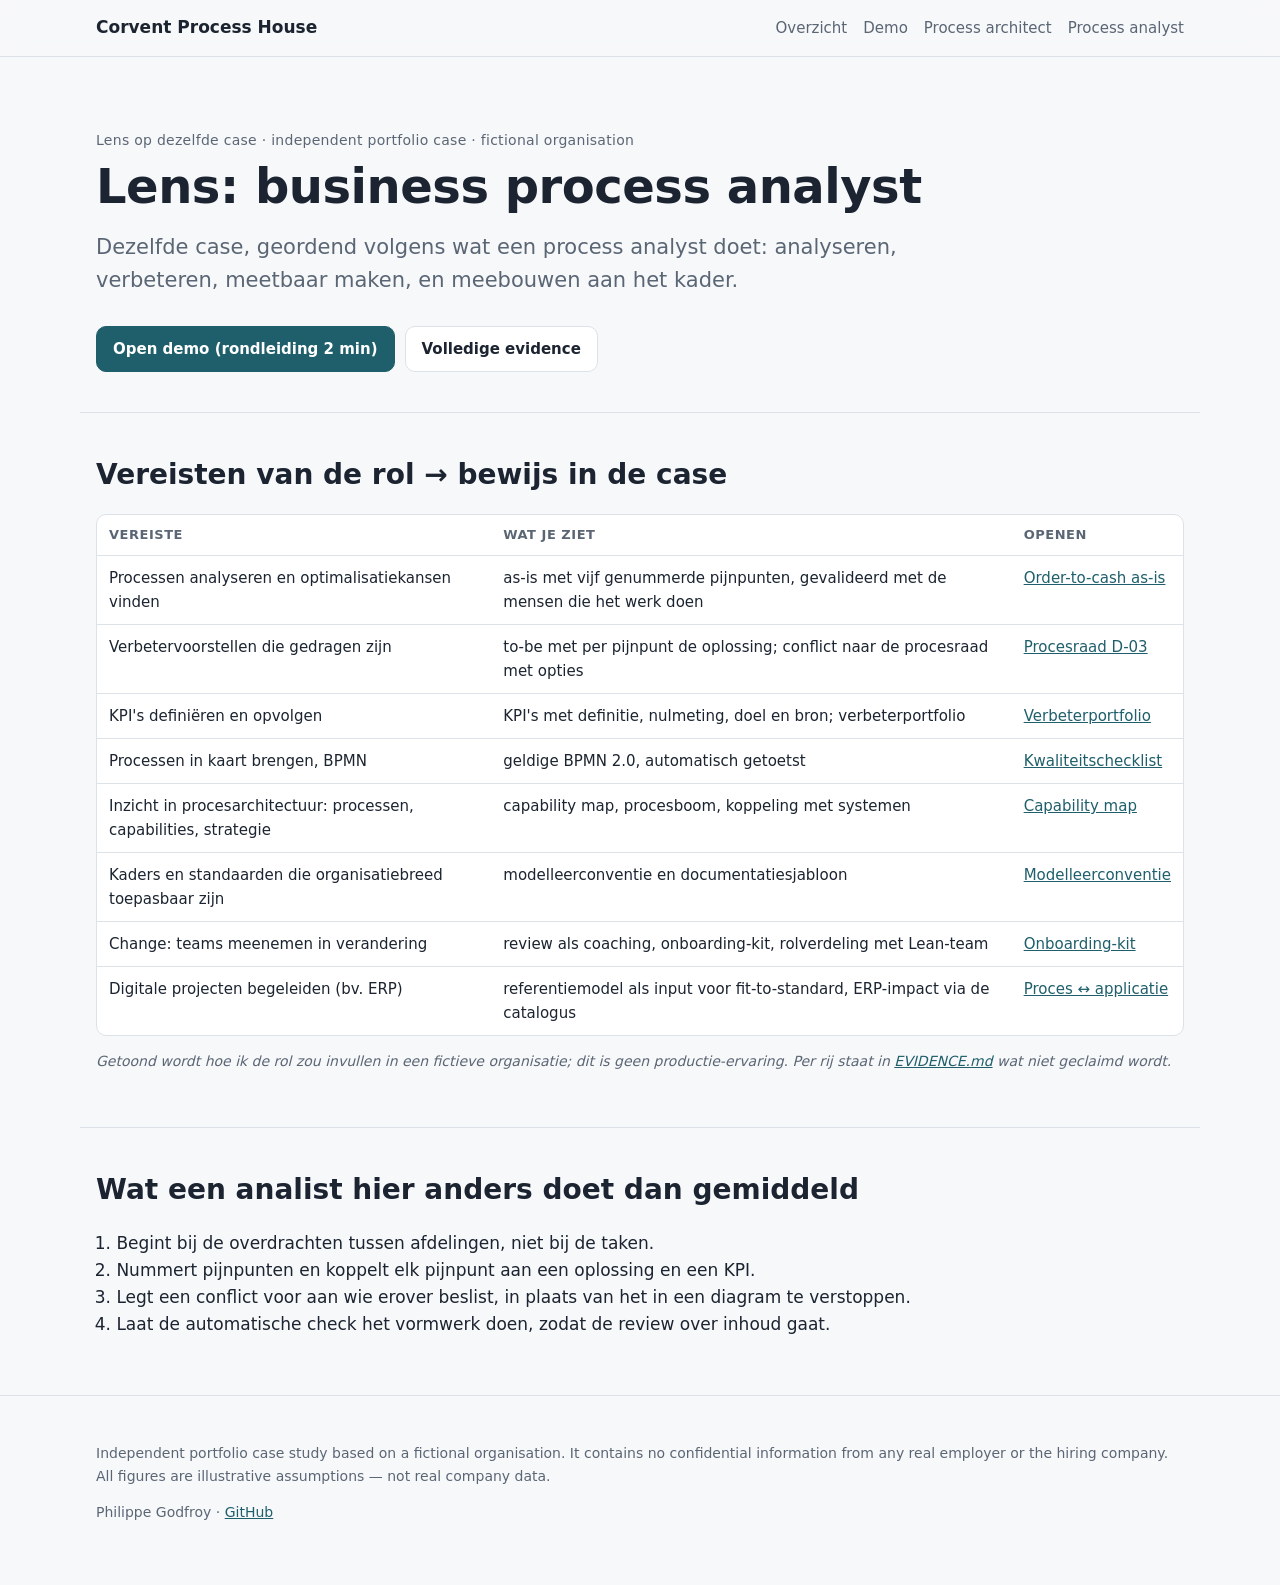
<file: site/for/process-analyst/index.html>
<!doctype html>
<html lang="nl">
<head>
  <meta charset="utf-8">
  <meta name="viewport" content="width=device-width, initial-scale=1">
  <title>Lens: business process analyst — Corvent Process House</title>
  <meta name="description" content="Dezelfde case, geordend volgens wat een process analyst doet: analyseren, verbeteren, meetbaar maken, en meebouwen aan het kader.">
  <meta property="og:title" content="Lens: business process analyst — Corvent Process House">
  <meta property="og:description" content="Dezelfde case, geordend volgens wat een process analyst doet: analyseren, verbeteren, meetbaar maken, en meebouwen aan het kader.">
  <meta property="og:image" content="https://phlppgdfry.github.io/manufacturing-process-architecture-case/assets/og-image.png">
  <link rel="icon" href="../../assets/favicon.svg" type="image/svg+xml">
  <link rel="stylesheet" href="../../assets/style.css">
</head>
<body>
  <header class="site-header">
    <div class="wrap header-inner">
      <a class="brand" href="../../">Corvent Process House</a>
      <nav aria-label="Secties">
        <a href="../../">Overzicht</a>
        <a href="../../demo/?tour">Demo</a>
        <a href="../process-architect/">Process architect</a>
        <a href="../process-analyst/" aria-current="page">Process analyst</a>
      </nav>
    </div>
  </header>
  <main>
    <section class="hero wrap">
      <p class="eyebrow">Lens op dezelfde case · independent portfolio case · fictional organisation</p>
      <h1>Lens: business process analyst</h1>
      <p class="lede">Dezelfde case, geordend volgens wat een process analyst doet: analyseren, verbeteren, meetbaar maken, en meebouwen aan het kader.</p>
      <div class="cta-row">
        <a class="btn primary" href="../../demo/?tour">Open demo (rondleiding 2 min)</a>
        <a class="btn" href="https://github.com/phlppgdfry/manufacturing-process-architecture-case/blob/main/EVIDENCE.md">Volledige evidence</a>
      </div>
    </section>
    <section class="wrap section">
      <h2>Vereisten van de rol → bewijs in de case</h2>
      <div class="table-wrap">
        <table>
          <thead><tr><th>Vereiste</th><th>Wat je ziet</th><th>Openen</th></tr></thead>
          <tbody>
            <tr><td>Processen analyseren en optimalisatiekansen vinden</td><td>as-is met vijf genummerde pijnpunten, gevalideerd met de mensen die het werk doen</td><td><a href="https://github.com/phlppgdfry/manufacturing-process-architecture-case/blob/main/docs/04-reference-model/order-to-cash.md">Order-to-cash as-is</a></td></tr>
            <tr><td>Verbetervoorstellen die gedragen zijn</td><td>to-be met per pijnpunt de oplossing; conflict naar de procesraad met opties</td><td><a href="https://github.com/phlppgdfry/manufacturing-process-architecture-case/blob/main/docs/06-governance/procesraad.md">Procesraad D-03</a></td></tr>
            <tr><td>KPI's definiëren en opvolgen</td><td>KPI's met definitie, nulmeting, doel en bron; verbeterportfolio</td><td><a href="https://github.com/phlppgdfry/manufacturing-process-architecture-case/blob/main/docs/07-improvement/verbeterportfolio.md">Verbeterportfolio</a></td></tr>
            <tr><td>Processen in kaart brengen, BPMN</td><td>geldige BPMN 2.0, automatisch getoetst</td><td><a href="https://github.com/phlppgdfry/manufacturing-process-architecture-case/blob/main/docs/03-standards/kwaliteitschecklist.md">Kwaliteitschecklist</a></td></tr>
            <tr><td>Inzicht in procesarchitectuur: processen, capabilities, strategie</td><td>capability map, procesboom, koppeling met systemen</td><td><a href="https://github.com/phlppgdfry/manufacturing-process-architecture-case/blob/main/docs/02-architecture/capability-map.md">Capability map</a></td></tr>
            <tr><td>Kaders en standaarden die organisatiebreed toepasbaar zijn</td><td>modelleerconventie en documentatiesjabloon</td><td><a href="https://github.com/phlppgdfry/manufacturing-process-architecture-case/blob/main/docs/03-standards/modelleerconventie.md">Modelleerconventie</a></td></tr>
            <tr><td>Change: teams meenemen in verandering</td><td>review als coaching, onboarding-kit, rolverdeling met Lean-team</td><td><a href="https://github.com/phlppgdfry/manufacturing-process-architecture-case/blob/main/docs/05-review/onboarding-analist.md">Onboarding-kit</a></td></tr>
            <tr><td>Digitale projecten begeleiden (bv. ERP)</td><td>referentiemodel als input voor fit-to-standard, ERP-impact via de catalogus</td><td><a href="https://github.com/phlppgdfry/manufacturing-process-architecture-case/blob/main/docs/02-architecture/proces-applicatie.md">Proces ↔ applicatie</a></td></tr>
          </tbody>
        </table>
      </div>
      <p class="note">Getoond wordt hoe ik de rol zou invullen in een fictieve organisatie; dit is geen productie-ervaring. Per rij staat in <a href="https://github.com/phlppgdfry/manufacturing-process-architecture-case/blob/main/EVIDENCE.md">EVIDENCE.md</a> wat niet geclaimd wordt.</p>
    </section>
    <section class="wrap section">
      <h2>Wat een analist hier anders doet dan gemiddeld</h2>
      <ol class="checklist">
        <li>Begint bij de overdrachten tussen afdelingen, niet bij de taken.</li>
        <li>Nummert pijnpunten en koppelt elk pijnpunt aan een oplossing en een KPI.</li>
        <li>Legt een conflict voor aan wie erover beslist, in plaats van het in een diagram te verstoppen.</li>
        <li>Laat de automatische check het vormwerk doen, zodat de review over inhoud gaat.</li>
      </ol>
    </section>
  </main>
  <footer class="site-footer">
    <div class="wrap">
      <p>Independent portfolio case study based on a fictional organisation. It contains no confidential information from any real employer or the hiring company. All figures are illustrative assumptions — not real company data.</p>
      <p>Philippe Godfroy · <a href="https://github.com/phlppgdfry">GitHub</a></p>
    </div>
  </footer>
</body>
</html>
</file>
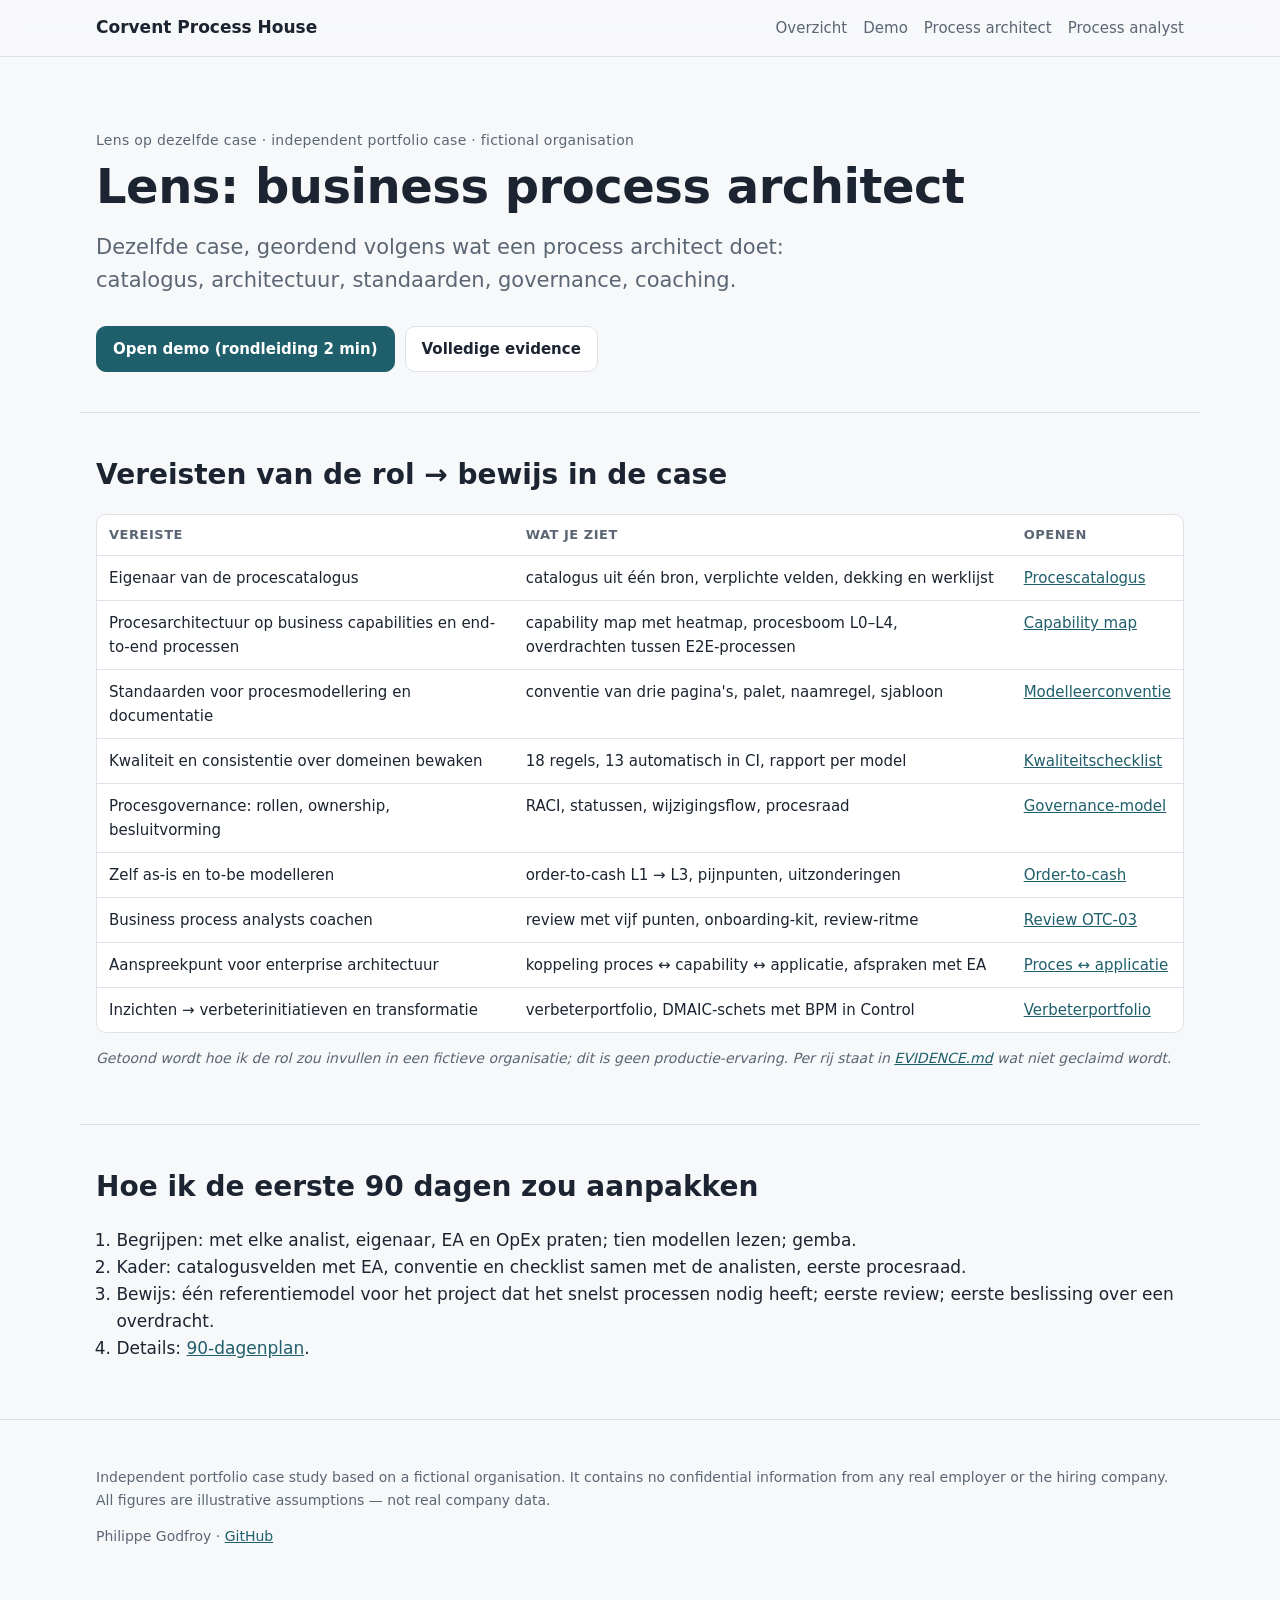
<file: site/for/process-architect/index.html>
<!doctype html>
<html lang="nl">
<head>
  <meta charset="utf-8">
  <meta name="viewport" content="width=device-width, initial-scale=1">
  <title>Lens: business process architect — Corvent Process House</title>
  <meta name="description" content="Dezelfde case, geordend volgens wat een process architect doet: catalogus, architectuur, standaarden, governance, coaching.">
  <meta property="og:title" content="Lens: business process architect — Corvent Process House">
  <meta property="og:description" content="Dezelfde case, geordend volgens wat een process architect doet: catalogus, architectuur, standaarden, governance, coaching.">
  <meta property="og:image" content="https://phlppgdfry.github.io/manufacturing-process-architecture-case/assets/og-image.png">
  <link rel="icon" href="../../assets/favicon.svg" type="image/svg+xml">
  <link rel="stylesheet" href="../../assets/style.css">
</head>
<body>
  <header class="site-header">
    <div class="wrap header-inner">
      <a class="brand" href="../../">Corvent Process House</a>
      <nav aria-label="Secties">
        <a href="../../">Overzicht</a>
        <a href="../../demo/?tour">Demo</a>
        <a href="../process-architect/" aria-current="page">Process architect</a>
        <a href="../process-analyst/">Process analyst</a>
      </nav>
    </div>
  </header>
  <main>
    <section class="hero wrap">
      <p class="eyebrow">Lens op dezelfde case · independent portfolio case · fictional organisation</p>
      <h1>Lens: business process architect</h1>
      <p class="lede">Dezelfde case, geordend volgens wat een process architect doet: catalogus, architectuur, standaarden, governance, coaching.</p>
      <div class="cta-row">
        <a class="btn primary" href="../../demo/?tour">Open demo (rondleiding 2 min)</a>
        <a class="btn" href="https://github.com/phlppgdfry/manufacturing-process-architecture-case/blob/main/EVIDENCE.md">Volledige evidence</a>
      </div>
    </section>
    <section class="wrap section">
      <h2>Vereisten van de rol → bewijs in de case</h2>
      <div class="table-wrap">
        <table>
          <thead><tr><th>Vereiste</th><th>Wat je ziet</th><th>Openen</th></tr></thead>
          <tbody>
            <tr><td>Eigenaar van de procescatalogus</td><td>catalogus uit één bron, verplichte velden, dekking en werklijst</td><td><a href="https://github.com/phlppgdfry/manufacturing-process-architecture-case/blob/main/docs/02-architecture/procescatalogus.md">Procescatalogus</a></td></tr>
            <tr><td>Procesarchitectuur op business capabilities en end-to-end processen</td><td>capability map met heatmap, procesboom L0–L4, overdrachten tussen E2E-processen</td><td><a href="https://github.com/phlppgdfry/manufacturing-process-architecture-case/blob/main/docs/02-architecture/capability-map.md">Capability map</a></td></tr>
            <tr><td>Standaarden voor procesmodellering en documentatie</td><td>conventie van drie pagina's, palet, naamregel, sjabloon</td><td><a href="https://github.com/phlppgdfry/manufacturing-process-architecture-case/blob/main/docs/03-standards/modelleerconventie.md">Modelleerconventie</a></td></tr>
            <tr><td>Kwaliteit en consistentie over domeinen bewaken</td><td>18 regels, 13 automatisch in CI, rapport per model</td><td><a href="https://github.com/phlppgdfry/manufacturing-process-architecture-case/blob/main/docs/03-standards/kwaliteitschecklist.md">Kwaliteitschecklist</a></td></tr>
            <tr><td>Procesgovernance: rollen, ownership, besluitvorming</td><td>RACI, statussen, wijzigingsflow, procesraad</td><td><a href="https://github.com/phlppgdfry/manufacturing-process-architecture-case/blob/main/docs/06-governance/governance-model.md">Governance-model</a></td></tr>
            <tr><td>Zelf as-is en to-be modelleren</td><td>order-to-cash L1 → L3, pijnpunten, uitzonderingen</td><td><a href="https://github.com/phlppgdfry/manufacturing-process-architecture-case/blob/main/docs/04-reference-model/order-to-cash.md">Order-to-cash</a></td></tr>
            <tr><td>Business process analysts coachen</td><td>review met vijf punten, onboarding-kit, review-ritme</td><td><a href="https://github.com/phlppgdfry/manufacturing-process-architecture-case/blob/main/docs/05-review/review-otc-03.md">Review OTC-03</a></td></tr>
            <tr><td>Aanspreekpunt voor enterprise architectuur</td><td>koppeling proces ↔ capability ↔ applicatie, afspraken met EA</td><td><a href="https://github.com/phlppgdfry/manufacturing-process-architecture-case/blob/main/docs/02-architecture/proces-applicatie.md">Proces ↔ applicatie</a></td></tr>
            <tr><td>Inzichten → verbeterinitiatieven en transformatie</td><td>verbeterportfolio, DMAIC-schets met BPM in Control</td><td><a href="https://github.com/phlppgdfry/manufacturing-process-architecture-case/blob/main/docs/07-improvement/verbeterportfolio.md">Verbeterportfolio</a></td></tr>
          </tbody>
        </table>
      </div>
      <p class="note">Getoond wordt hoe ik de rol zou invullen in een fictieve organisatie; dit is geen productie-ervaring. Per rij staat in <a href="https://github.com/phlppgdfry/manufacturing-process-architecture-case/blob/main/EVIDENCE.md">EVIDENCE.md</a> wat niet geclaimd wordt.</p>
    </section>
    <section class="wrap section">
      <h2>Hoe ik de eerste 90 dagen zou aanpakken</h2>
      <ol class="checklist">
        <li>Begrijpen: met elke analist, eigenaar, EA en OpEx praten; tien modellen lezen; gemba.</li>
        <li>Kader: catalogusvelden met EA, conventie en checklist samen met de analisten, eerste procesraad.</li>
        <li>Bewijs: één referentiemodel voor het project dat het snelst processen nodig heeft; eerste review; eerste beslissing over een overdracht.</li>
        <li>Details: <a href="https://github.com/phlppgdfry/manufacturing-process-architecture-case/blob/main/docs/01-frame/90-dagenplan.md">90-dagenplan</a>.</li>
      </ol>
    </section>
  </main>
  <footer class="site-footer">
    <div class="wrap">
      <p>Independent portfolio case study based on a fictional organisation. It contains no confidential information from any real employer or the hiring company. All figures are illustrative assumptions — not real company data.</p>
      <p>Philippe Godfroy · <a href="https://github.com/phlppgdfry">GitHub</a></p>
    </div>
  </footer>
</body>
</html>
</file>
<file: site/assets/style.css>
/* Case-site design system: neutral, enterprise, one accent. Change tokens, not components. */
/* Corvent Process House: teal accent; demo components at the end of the file. */
:root {
  --font: ui-sans-serif, system-ui, -apple-system, "Segoe UI", Roboto, "Helvetica Neue", Arial, sans-serif;
  --mono: ui-monospace, "SF Mono", Menlo, Consolas, monospace;
  --bg: #f7f8fa;
  --surface: #ffffff;
  --text: #1b2430;
  --muted: #5b6675;
  --border: #dde2e8;
  --accent: #1f5f6b;
  --accent-contrast: #ffffff;
  --ok: #1e7b4f;
  --warn: #9a5b00;
  --risk: #a3312a;
  --radius: 10px;
  --shadow: 0 1px 2px rgb(16 24 40 / 6%), 0 1px 3px rgb(16 24 40 / 8%);
  --wrap: 1120px;
  --gutter: 16px;
}
@media (prefers-color-scheme: dark) {
  :root {
    --bg: #0f141a;
    --surface: #161d25;
    --text: #e6eaef;
    --muted: #9aa5b1;
    --border: #2a3440;
    --accent: #7cc4cf;
    --accent-contrast: #0f141a;
    --ok: #5cc28f;
    --warn: #e0a84a;
    --risk: #ef8a82;
    --shadow: none;
  }
}

*, *::before, *::after { box-sizing: border-box; }
html { scroll-behavior: smooth; }
body { margin: 0; font-family: var(--font); background: var(--bg); color: var(--text); line-height: 1.6; font-size: 17px; }
a { color: var(--accent); }
a:focus-visible, .btn:focus-visible { outline: 3px solid var(--accent); outline-offset: 2px; }
img, svg { max-width: 100%; height: auto; }

.wrap { max-width: var(--wrap); margin: 0 auto; padding: 0 var(--gutter); }
.measure { max-width: 68ch; }

.site-header { position: sticky; top: 0; z-index: 10; background: color-mix(in srgb, var(--bg) 88%, transparent); backdrop-filter: blur(8px); border-bottom: 1px solid var(--border); }
.header-inner { display: flex; align-items: center; justify-content: space-between; gap: 16px; min-height: 56px; flex-wrap: wrap; }
.brand { font-weight: 700; text-decoration: none; color: var(--text); }
.site-header nav { display: flex; gap: 16px; flex-wrap: wrap; }
.site-header nav a { color: var(--muted); text-decoration: none; font-size: 15px; }
.site-header nav a:hover { color: var(--text); }

.hero { padding: 72px var(--gutter) 40px; }
.eyebrow { color: var(--muted); font-size: 14px; letter-spacing: .02em; margin: 0 0 8px; }
h1 { font-size: clamp(30px, 5vw, 48px); line-height: 1.15; margin: 0 0 16px; letter-spacing: -0.01em; }
h2 { font-size: clamp(22px, 3vw, 28px); margin: 0 0 16px; }
h3 { font-size: 18px; margin: 8px 0 4px; }
.lede { font-size: clamp(18px, 2.4vw, 21px); color: var(--muted); max-width: 60ch; margin: 0 0 28px; }

.cta-row { display: flex; flex-wrap: wrap; gap: 10px; }
.btn { display: inline-block; padding: 10px 16px; border-radius: var(--radius); border: 1px solid var(--border); background: var(--surface); color: var(--text); text-decoration: none; font-weight: 600; font-size: 15px; }
.btn.primary { background: var(--accent); color: var(--accent-contrast); border-color: var(--accent); }

.section { padding: 40px var(--gutter); border-top: 1px solid var(--border); }

.grid { display: grid; gap: 16px; }
.cards-3 { grid-template-columns: repeat(auto-fit, minmax(220px, 1fr)); }
.cards-4 { grid-template-columns: repeat(auto-fit, minmax(200px, 1fr)); }
.card { background: var(--surface); border: 1px solid var(--border); border-radius: var(--radius); padding: 18px; box-shadow: var(--shadow); }
.card p { margin: 0; color: var(--muted); }

.chip { display: inline-block; white-space: nowrap; font-size: 12px; font-weight: 600; padding: 2px 8px; border-radius: 999px; border: 1px solid currentColor; }
.chip.ok { color: var(--ok); } .chip.warn { color: var(--warn); } .chip.risk { color: var(--risk); } .chip.info { color: var(--accent); } .chip.muted { color: var(--muted); }

.checklist { padding-left: 1.2em; }
.journey { list-style: none; padding: 0; margin: 0; display: grid; grid-template-columns: repeat(auto-fit, minmax(150px, 1fr)); gap: 10px; }
.journey a { display: flex; align-items: center; gap: 10px; padding: 12px 14px; background: var(--surface); border: 1px solid var(--border); border-radius: var(--radius); text-decoration: none; color: var(--text); font-weight: 600; }
.step-no { display: inline-grid; place-items: center; width: 26px; height: 26px; border-radius: 50%; background: var(--accent); color: var(--accent-contrast); font-size: 13px; flex: none; }

.diagram { margin: 0; background: var(--surface); border: 1px solid var(--border); border-radius: var(--radius); padding: 16px; overflow-x: auto; }
.diagram figcaption { color: var(--muted); font-size: 14px; margin-top: 8px; }

.kpi-value { font-size: 32px; font-weight: 700; color: var(--text) !important; }
.note { font-size: 14px; color: var(--muted); font-style: italic; }

.table-wrap { overflow-x: auto; border: 1px solid var(--border); border-radius: var(--radius); background: var(--surface); }
table { border-collapse: collapse; width: 100%; font-size: 15px; }
th, td { text-align: left; padding: 10px 12px; border-bottom: 1px solid var(--border); vertical-align: top; }
th { color: var(--muted); font-weight: 600; font-size: 13px; text-transform: uppercase; letter-spacing: .04em; }
tr:last-child td { border-bottom: none; }

.site-footer { border-top: 1px solid var(--border); padding: 32px 0 48px; color: var(--muted); font-size: 14px; }

/* Guided tour (assets/tour.js) */
.hidden { display: none !important; }
.tour { position: fixed; left: 16px; right: 16px; bottom: 16px; z-index: 50; max-width: 760px; margin: 0 auto; background: var(--text); color: var(--bg); border-radius: var(--radius); padding: 12px 16px; display: flex; gap: 12px; align-items: center; justify-content: space-between; flex-wrap: wrap; box-shadow: 0 6px 24px rgb(0 0 0 / 25%); }
.tour p { margin: 0; font-size: 15px; max-width: 70ch; }
.tour .tour-step { display: block; font-size: 12px; opacity: .7; }
.tour-actions { display: flex; gap: 8px; }
.tour button { font: inherit; font-size: 14px; padding: 6px 12px; border-radius: 999px; border: 1px solid currentColor; background: transparent; color: inherit; cursor: pointer; }
.tour button:disabled { opacity: .4; cursor: default; }
.tour-flash { animation: tour-flash 1.4s ease-out; }
@keyframes tour-flash { 0% { box-shadow: 0 0 0 4px var(--accent); } 100% { box-shadow: 0 0 0 4px transparent; } }

/* Toggle + diagrams */
.toggle { display: flex; gap: 8px; flex-wrap: wrap; margin: 0 0 12px; }
.btn[aria-pressed="true"] { background: var(--accent); color: var(--accent-contrast); border-color: var(--accent); }
button.btn { cursor: pointer; font: inherit; font-weight: 600; font-size: 15px; }
button.btn:disabled { opacity: .5; cursor: default; }
.diagram img { display: block; width: 100%; height: auto; background: #fff; border-radius: 6px; }
code { font-family: var(--mono); font-size: .9em; }
.muted { color: var(--muted); }

/* Demo */
.demo-head { display: flex; justify-content: space-between; align-items: end; gap: 16px; flex-wrap: wrap; padding: 32px 0 16px; }
.demo-head h1 { font-size: clamp(26px, 4vw, 38px); margin-bottom: 8px; }
.demo-head .lede { margin-bottom: 0; }
.tabs { display: flex; gap: 4px; border-bottom: 1px solid var(--border); margin-bottom: 16px; overflow-x: auto; }
.tabs button { font: inherit; font-weight: 600; font-size: 15px; padding: 10px 14px; border: none; border-bottom: 3px solid transparent; background: none; color: var(--muted); cursor: pointer; white-space: nowrap; }
.tabs button[aria-selected="true"] { color: var(--text); border-bottom-color: var(--accent); }
.demo-grid { display: grid; grid-template-columns: minmax(0, 1fr) 300px; gap: 16px; align-items: start; }
.demo-main { min-width: 0; }
.kpis { grid-template-columns: repeat(4, minmax(0, 1fr)); }
.kpi { padding: 14px; }
.kpi p { font-size: 14px; }
.kpi .kpi-value { font-size: 28px; margin: 2px 0; }
@media (max-width: 700px) { .kpis { grid-template-columns: repeat(2, minmax(0, 1fr)); } }
.filters { display: flex; flex-wrap: wrap; gap: 10px 14px; align-items: end; margin: 16px 0; font-size: 14px; color: var(--muted); }
.filters label { display: flex; flex-direction: column; gap: 4px; }
.filters label.check { flex-direction: row; align-items: center; gap: 6px; padding-bottom: 8px; }
.filters label.grow { flex: 1 1 180px; }
.filters select, .filters input[type="search"] { font: inherit; font-size: 15px; padding: 7px 9px; border: 1px solid var(--border); border-radius: 8px; background: var(--surface); color: var(--text); }
.split { display: grid; grid-template-columns: minmax(0, 1.15fr) minmax(0, 1fr); gap: 16px; align-items: start; margin-top: 16px; }
.list { max-height: 640px; overflow: auto; padding-right: 4px; }
.list .count { margin: 0 0 8px; font-size: 14px; }
.list h3 { font-size: 13px; text-transform: uppercase; letter-spacing: .05em; color: var(--muted); margin: 14px 0 6px; }
.list h4 { font-size: 15px; margin: 10px 0 6px; }
.list ul { list-style: none; padding: 0; margin: 0; display: grid; gap: 6px; }
.row { width: 100%; display: grid; grid-template-columns: 62px minmax(0, 1fr) auto; grid-template-areas: "id name status" "id owner owner"; gap: 2px 10px; text-align: left; font: inherit; font-size: 14px; padding: 8px 10px; border: 1px solid var(--border); border-radius: 8px; background: var(--surface); color: var(--text); cursor: pointer; }
.row:hover, .row.active { border-color: var(--accent); }
.row.active { box-shadow: inset 3px 0 0 var(--accent); }
.row .pid { grid-area: id; font-family: var(--mono); font-size: 13px; color: var(--muted); }
.row .pname { grid-area: name; font-weight: 600; }
.row > .chip:last-child { grid-area: status; justify-self: end; }
.row .powner, .row > .chip.risk:not(:last-child) { grid-area: owner; font-size: 13px; color: var(--muted); justify-self: start; }
.row > .chip.risk:not(:last-child) { color: var(--risk); }
.detail { position: sticky; top: 72px; }
.detail h3 { margin-top: 0; }
.facts { display: grid; grid-template-columns: 100px 1fr; gap: 6px 12px; font-size: 15px; margin: 12px 0; }
.facts dt { color: var(--muted); }
.facts dd { margin: 0; overflow-wrap: anywhere; }
.issue { background: color-mix(in srgb, var(--warn) 10%, transparent); border-left: 3px solid var(--warn); padding: 8px 10px; border-radius: 6px; font-size: 14px; }
.thumb { margin: 12px 0 0; border: 1px solid var(--border); border-radius: 8px; overflow: auto; background: #fff; }
.thumb img { display: block; min-width: 560px; }
.feedback-list { padding-left: 1.2em; font-size: 15px; display: grid; gap: 8px; }
.dim { opacity: .55; }
.decision fieldset { border: 1px solid var(--border); border-radius: 8px; padding: 10px 14px; margin: 12px 0; display: grid; gap: 8px; font-size: 15px; }
.decision label { display: flex; gap: 8px; align-items: baseline; }
.msg { font-size: 15px; font-weight: 600; min-height: 1.4em; }
.eventlog { position: sticky; top: 72px; font-size: 14px; }
.eventlog h3 { margin-top: 0; }
.eventlog ol { list-style: none; padding: 0; margin: 0; display: grid; gap: 8px; }
.eventlog li { border-left: 3px solid var(--border); padding-left: 8px; }
.eventlog li.ok { border-color: var(--ok); } .eventlog li.warn { border-color: var(--warn); } .eventlog li.muted { color: var(--muted); }
.eventlog time { display: block; font-family: var(--mono); font-size: 12px; color: var(--muted); }
@media (max-width: 960px) {
  .demo-grid, .split { grid-template-columns: minmax(0, 1fr); }
  .eventlog, .detail { position: static; }
  .list { max-height: none; }
}
@media (max-width: 520px) {
  .row { grid-template-columns: 56px minmax(0, 1fr); grid-template-areas: "id name" "id owner" "id status"; }
  .row > .chip:last-child { justify-self: start; }
  .facts { grid-template-columns: 1fr; }
}

@media print {
  .site-header, .cta-row, .tour { display: none; }
  body { background: #fff; color: #000; font-size: 11pt; }
  .section { break-inside: avoid; padding: 16px 0; }
  .card { box-shadow: none; }
  a { color: #000; }
}
@media (prefers-reduced-motion: reduce) { html { scroll-behavior: auto; } .tour-flash { animation: none; outline: 3px solid var(--accent); } }
</file>
